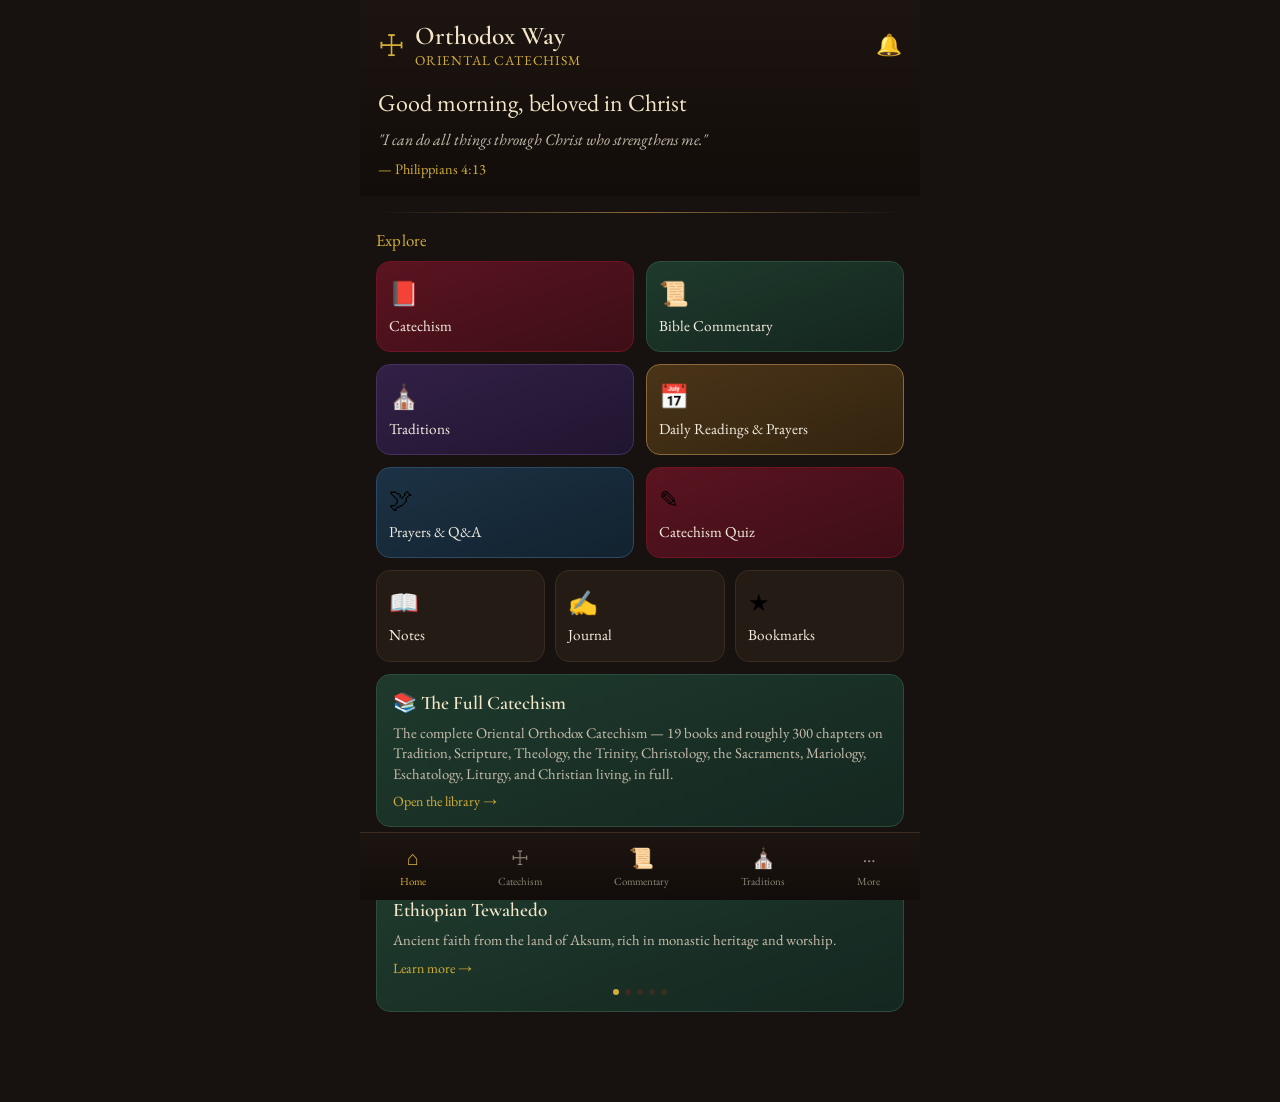
<file: catechism-app/index.html>
<!DOCTYPE html>
<html lang="en">
<head>
<meta charset="UTF-8"/>
<meta name="viewport" content="width=device-width, initial-scale=1, viewport-fit=cover"/>
<title>Orthodox Way — Oriental Catechism</title>
<meta name="description" content="A catechism, patristic Bible commentary, and prayer companion for the Oriental Orthodox tradition."/>
<meta name="theme-color" content="#4a0e18"/>
<link rel="manifest" href="manifest.json"/>
<link rel="icon" href="icons/icon-192.png"/>
<link rel="apple-touch-icon" href="icons/icon-192.png"/>
<link rel="stylesheet" href="css/styles.css"/>
</head>
<body>
<div id="app"><div style="padding:40px;text-align:center;color:#8f8577;">Loading…</div></div>
<script src="js/data.js"></script>
<script src="js/app.js"></script>
<script>
if ('serviceWorker' in navigator) {
  window.addEventListener('load', () => navigator.serviceWorker.register('sw.js').catch(() => {}));
}
</script>
</body>
</html>
</file>
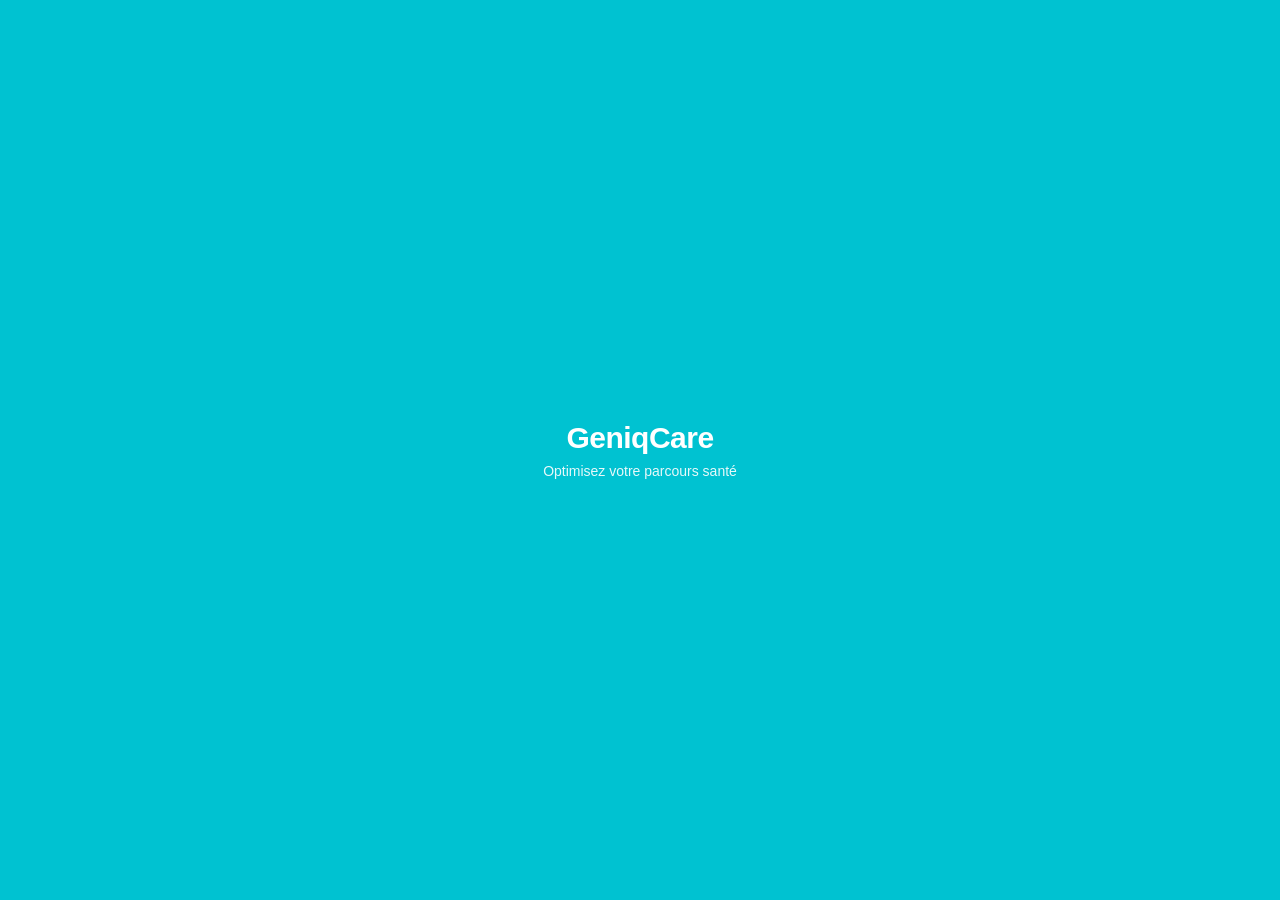
<file: geniqcare-app/index.html>
<!doctype html>
<html lang="fr">
<head>
<meta charset="utf-8" />
<meta name="viewport" content="width=device-width, initial-scale=1, viewport-fit=cover" />
<meta name="theme-color" content="#00C2D1" />
<title>GeniqCare</title>
<link rel="manifest" href="manifest.json" />
<link rel="icon" href="icons/icon-192.png" />
<link rel="apple-touch-icon" href="icons/icon-192.png" />
<link rel="stylesheet" href="css/styles.css" />
</head>
<body>
<div id="app"></div>
<script src="js/i18n.js"></script>
<script src="js/store.js"></script>
<script src="js/data.js"></script>
<script src="js/app.js"></script>
</body>
</html>
</file>
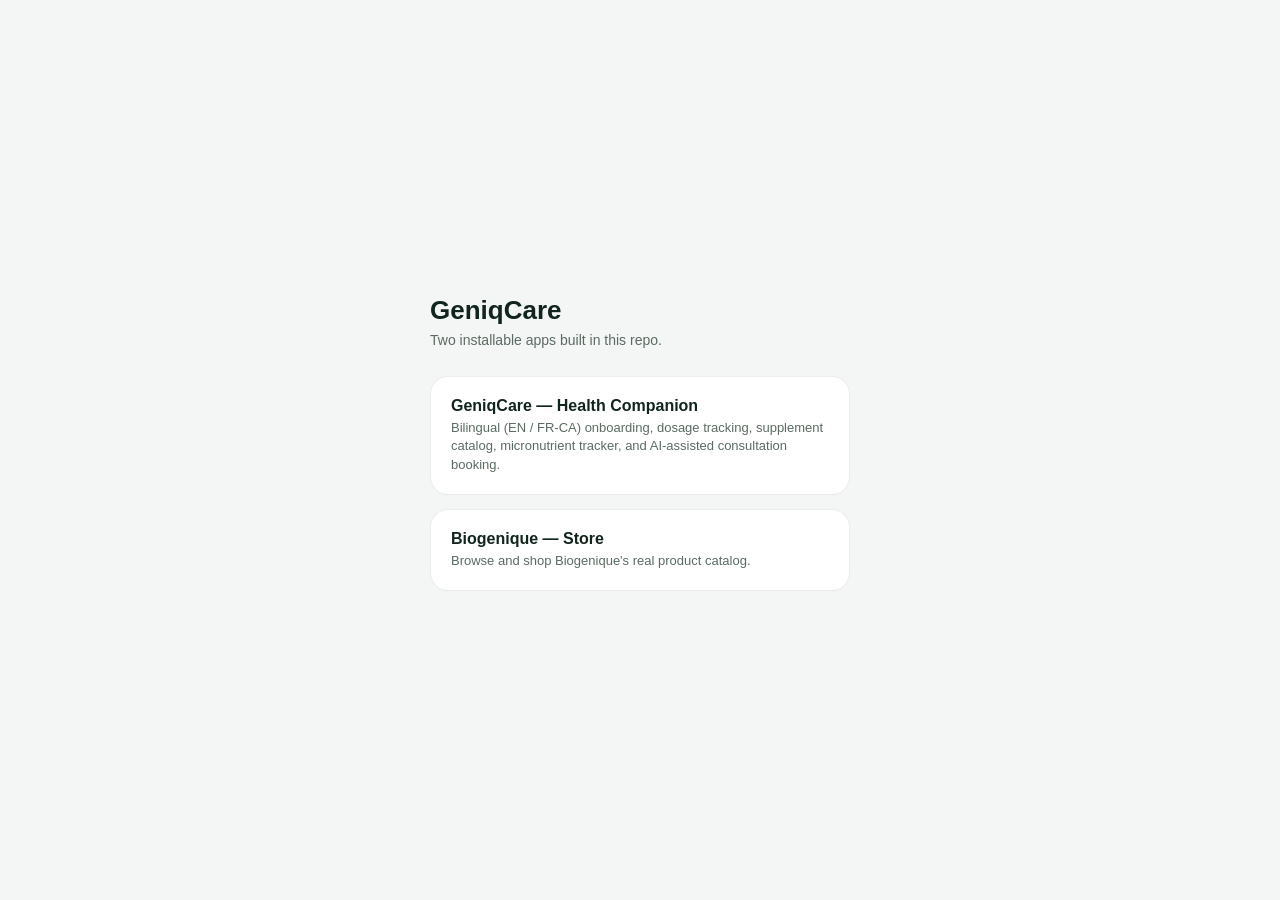
<file: landing/index.html>
<!doctype html>
<html lang="en">
<head>
<meta charset="utf-8" />
<meta name="viewport" content="width=device-width, initial-scale=1" />
<title>GeniqCare</title>
<style>
  :root { --bg:#0f1115; --card:#171a20; --ink:#f2f2f3; --sub:#9aa0a8; --accent:#00c2d1; }
  @media (prefers-color-scheme: light) {
    :root { --bg:#f4f6f6; --card:#ffffff; --ink:#12251d; --sub:#5b6b62; --accent:#00c2d1; }
  }
  * { box-sizing: border-box; }
  body { margin:0; min-height:100vh; background:var(--bg); color:var(--ink); font-family:-apple-system,BlinkMacSystemFont,"Segoe UI",Roboto,sans-serif; display:flex; align-items:center; justify-content:center; padding:24px; }
  .wrap { max-width: 420px; width:100%; }
  h1 { font-size:26px; margin:0 0 6px; }
  p.sub { color:var(--sub); margin:0 0 28px; font-size:14px; }
  a.card { display:block; background:var(--card); border-radius:18px; padding:20px; margin-bottom:14px; text-decoration:none; color:inherit; border:1px solid rgba(128,128,128,.15); }
  a.card:hover { border-color: var(--accent); }
  .card-title { font-weight:700; font-size:16px; margin-bottom:4px; }
  .card-desc { font-size:13px; color:var(--sub); line-height:1.4; }
</style>
</head>
<body>
  <div class="wrap">
    <h1>GeniqCare</h1>
    <p class="sub">Two installable apps built in this repo.</p>
    <a class="card" href="./geniqcare-app/">
      <div class="card-title">GeniqCare — Health Companion</div>
      <div class="card-desc">Bilingual (EN / FR-CA) onboarding, dosage tracking, supplement catalog, micronutrient tracker, and AI-assisted consultation booking.</div>
    </a>
    <a class="card" href="./webapp/">
      <div class="card-title">Biogenique — Store</div>
      <div class="card-desc">Browse and shop Biogenique's real product catalog.</div>
    </a>
  </div>
</body>
</html>
</file>
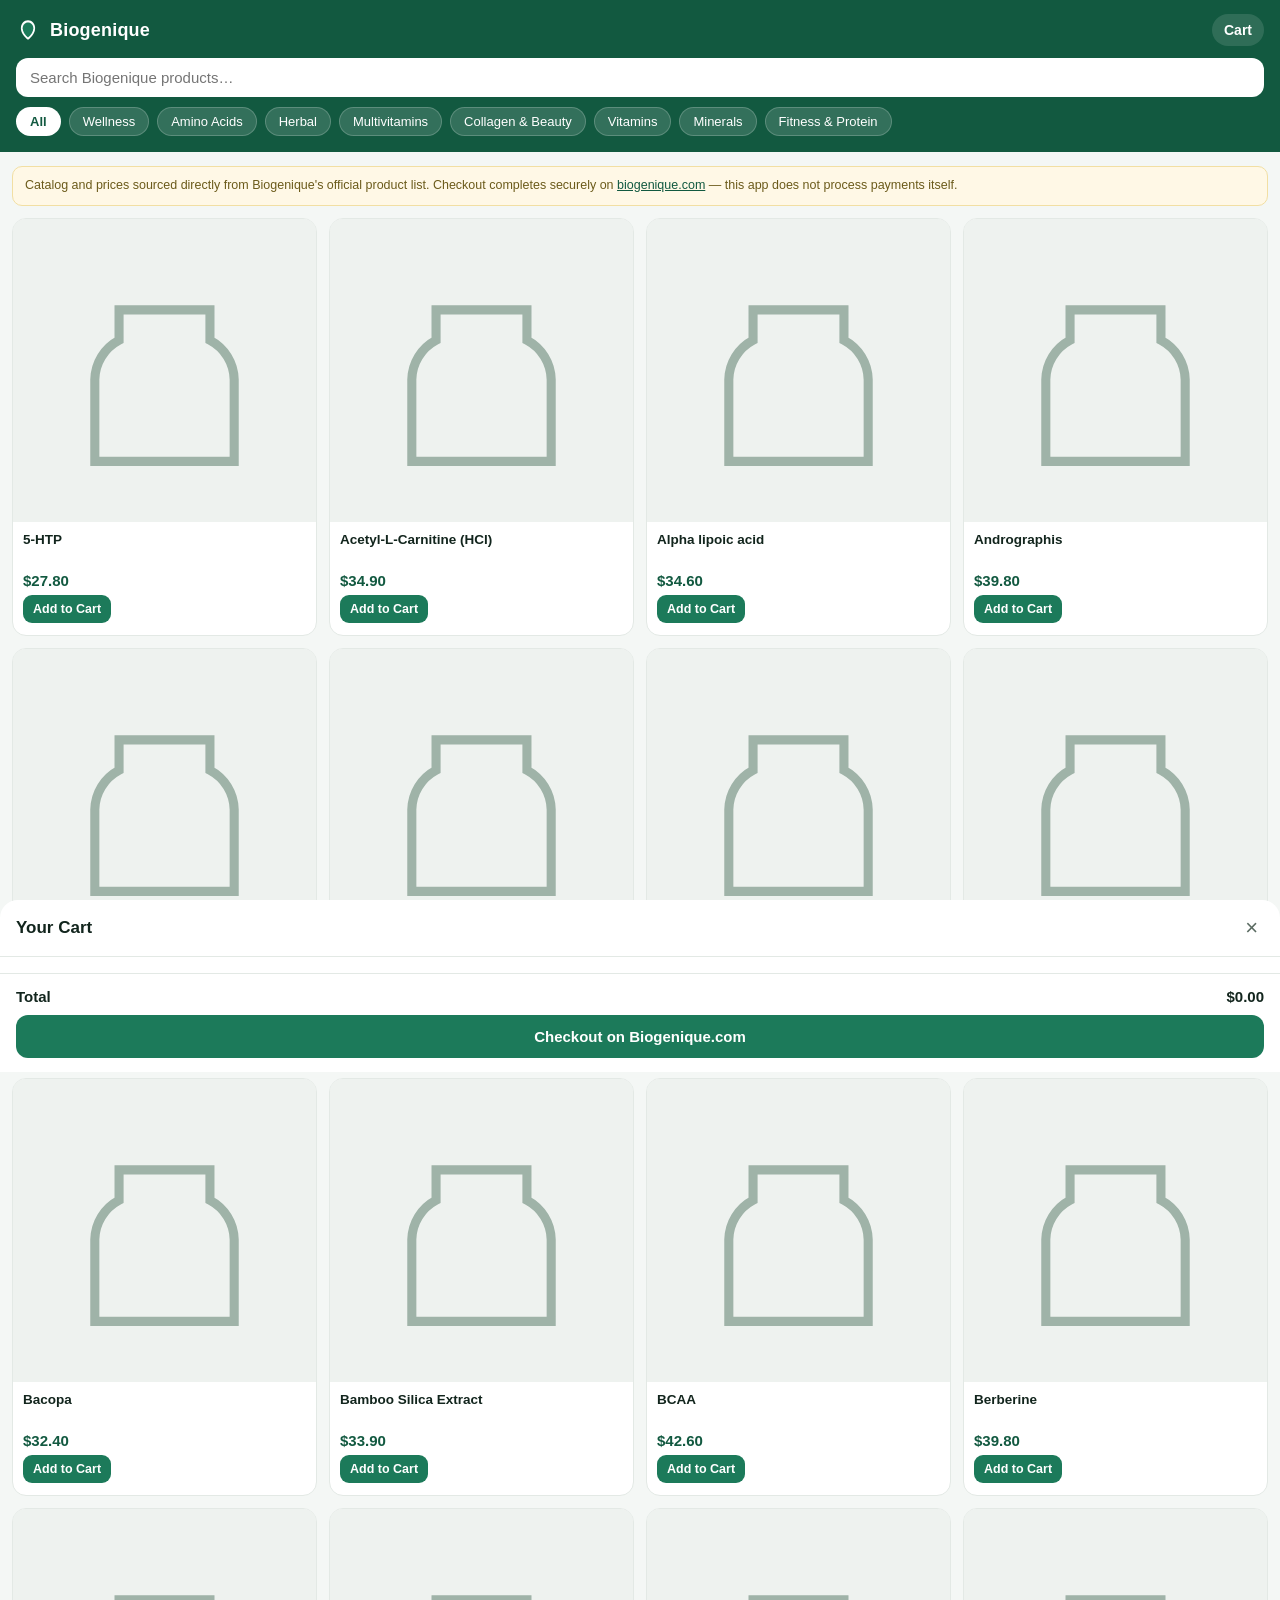
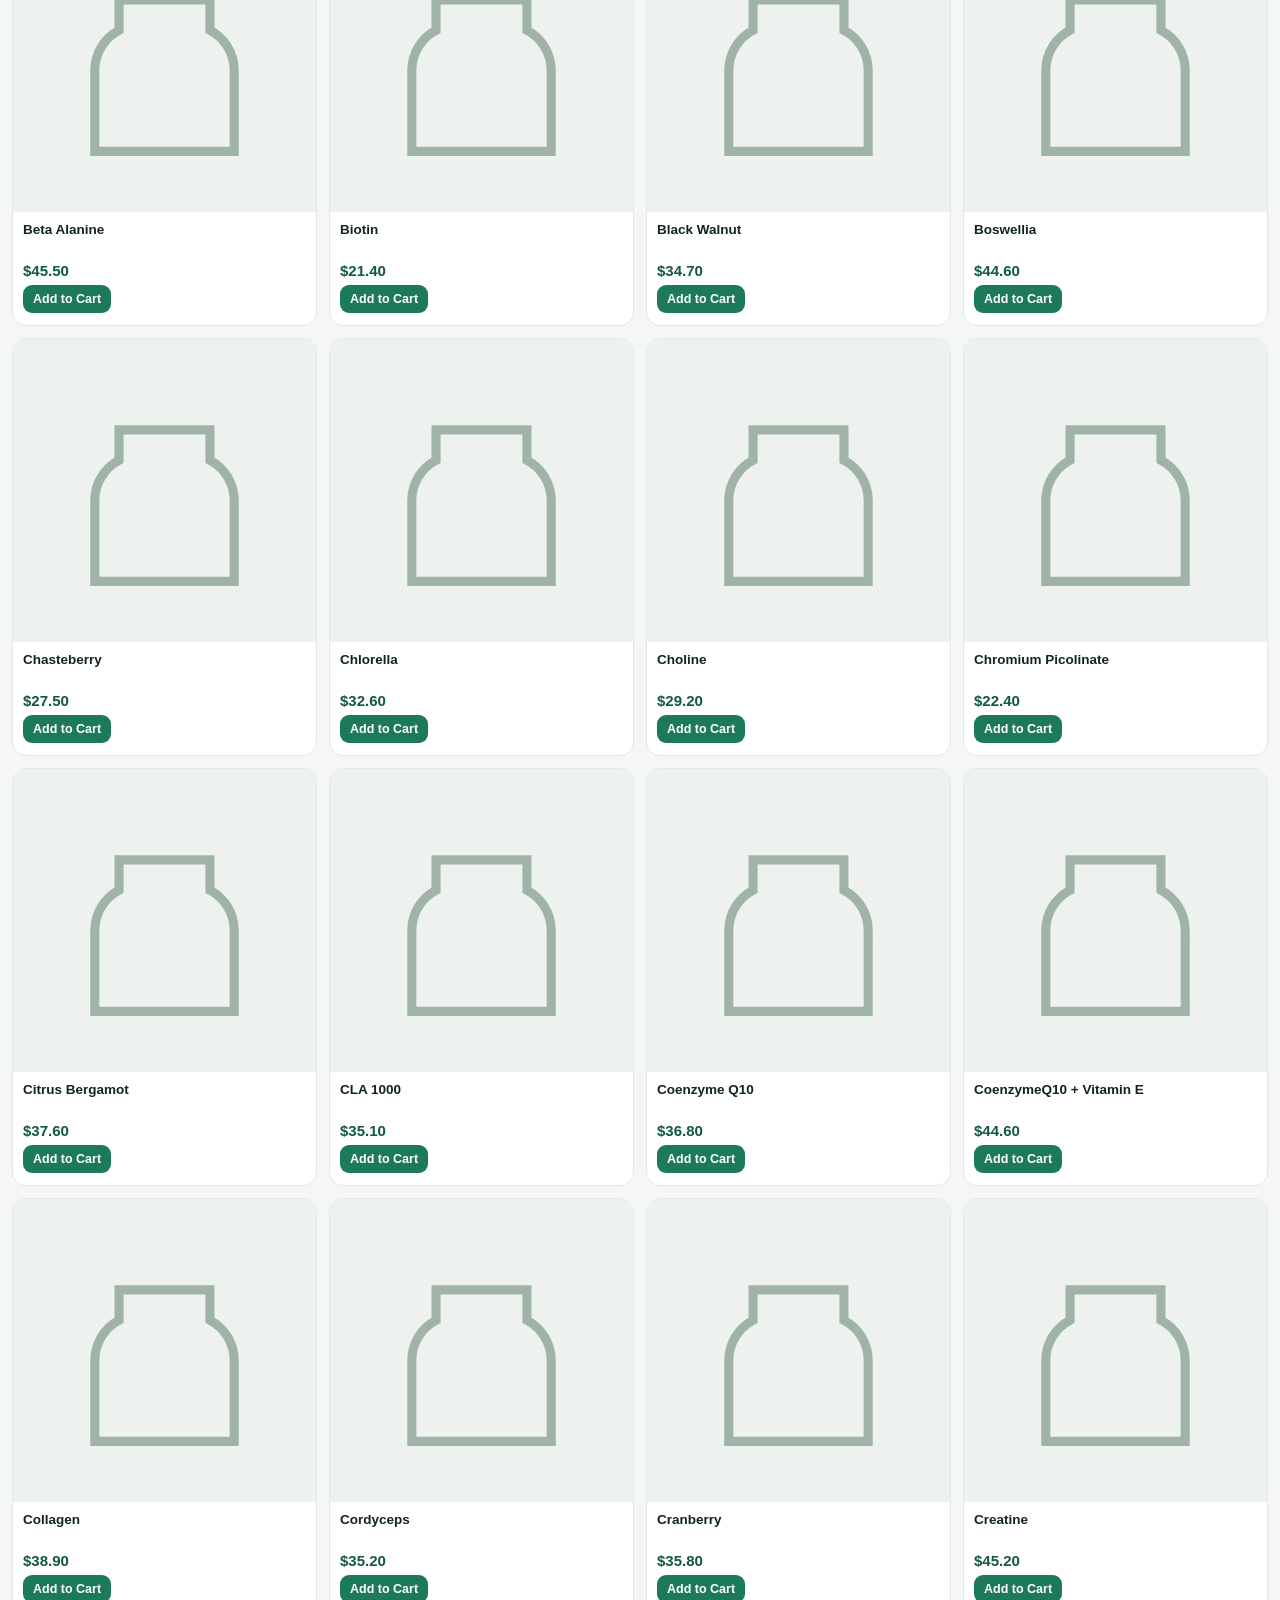
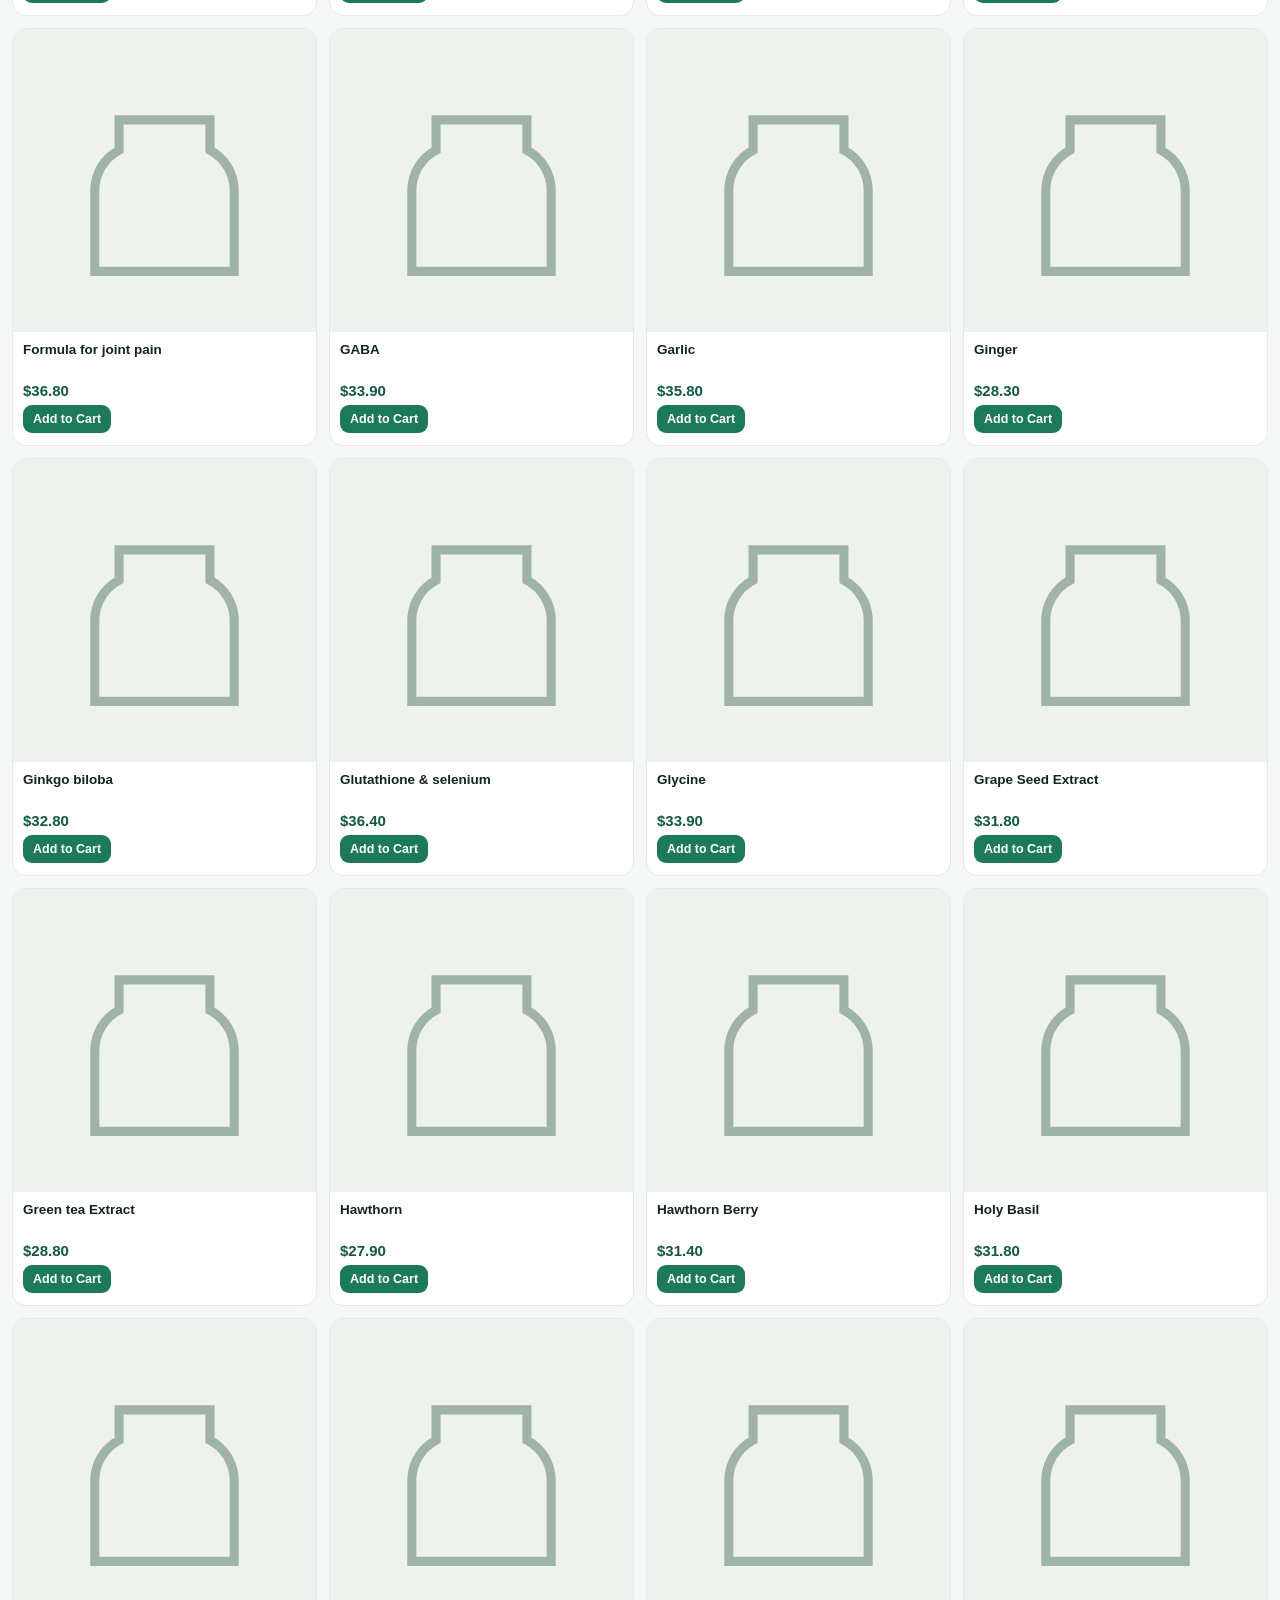
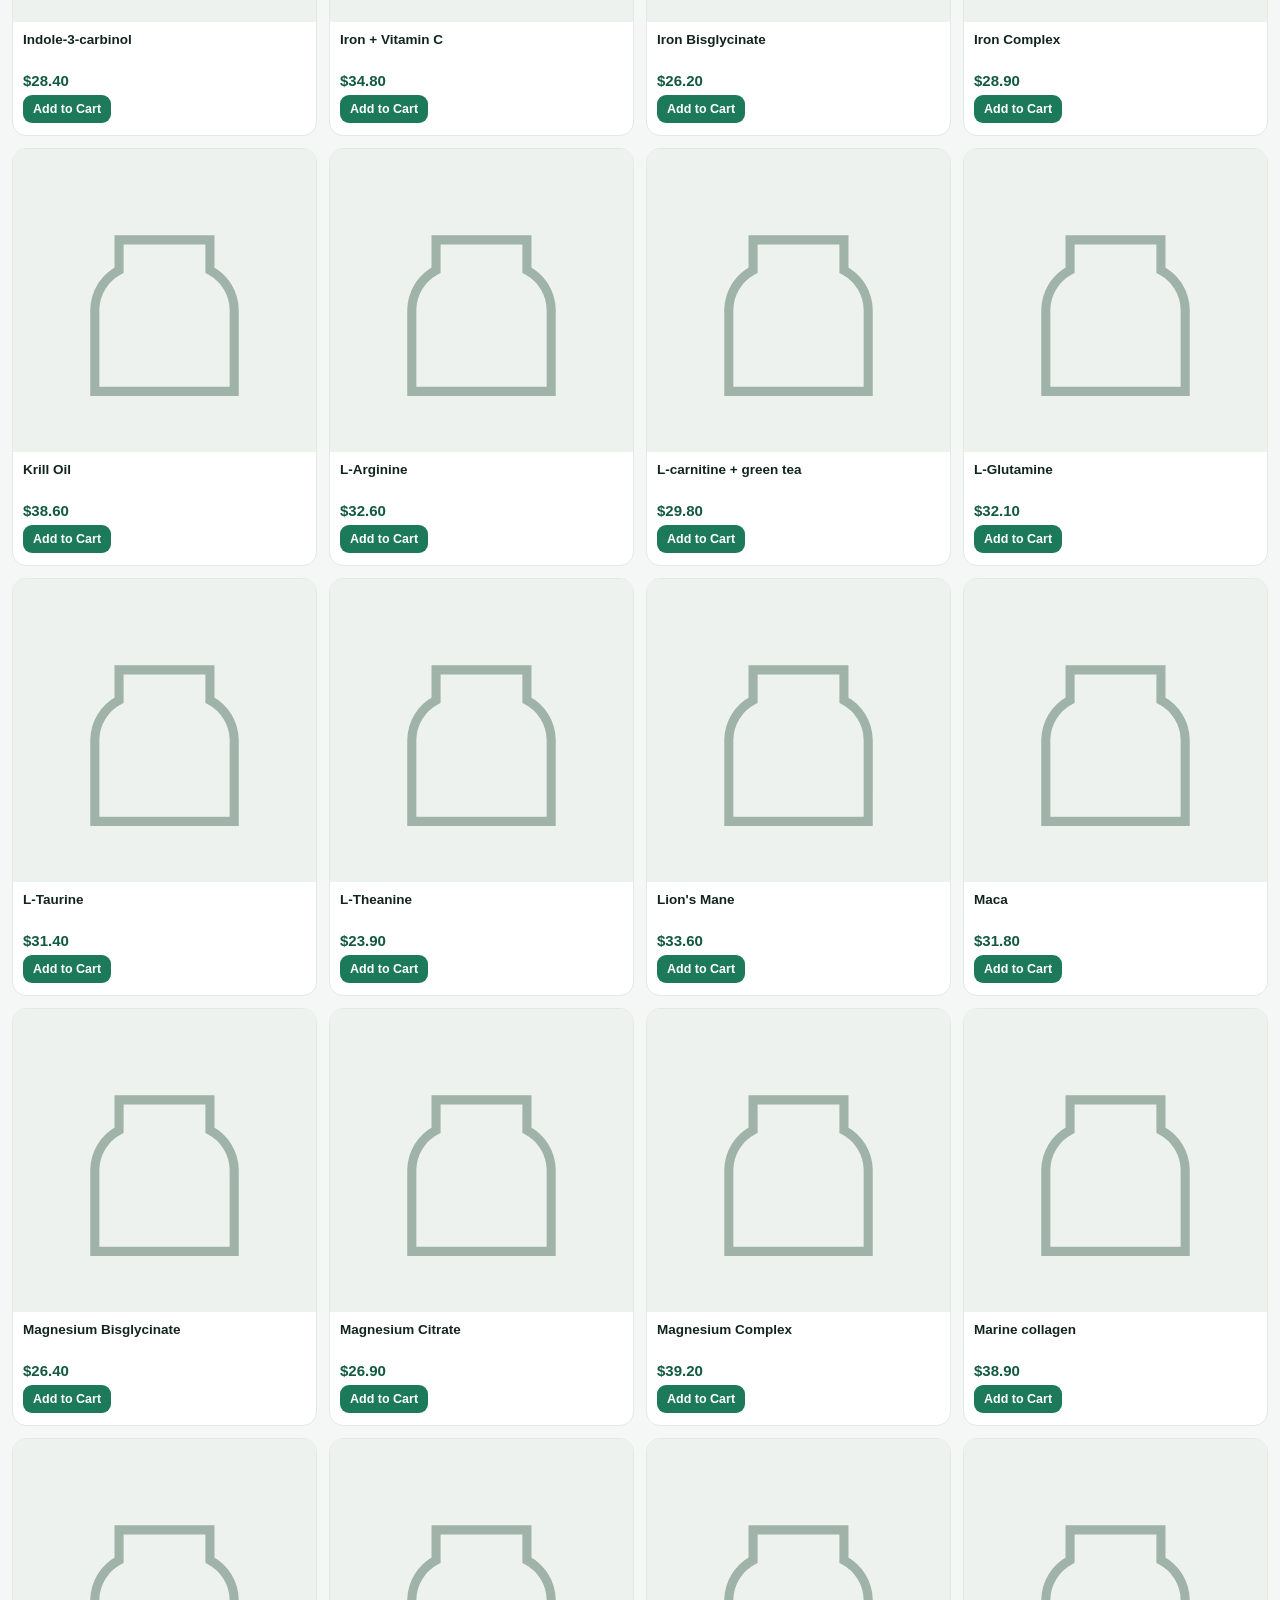
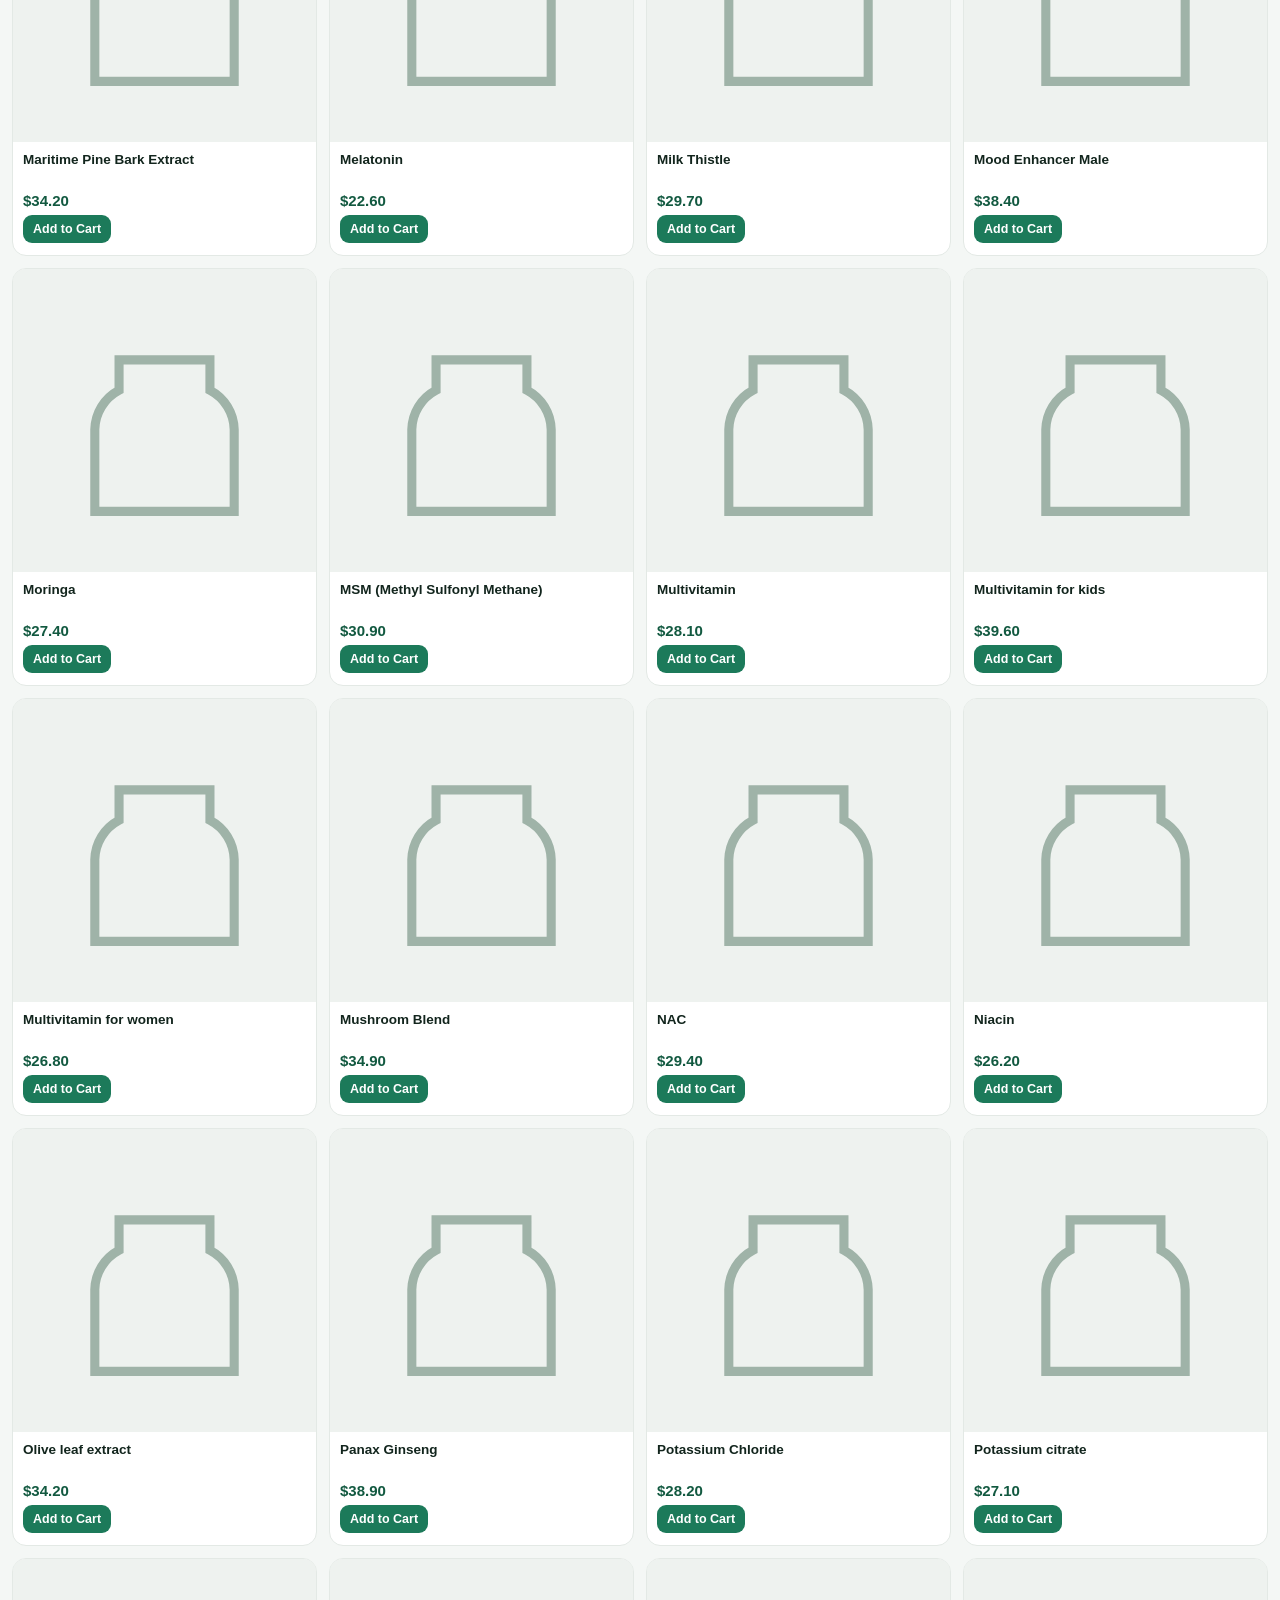
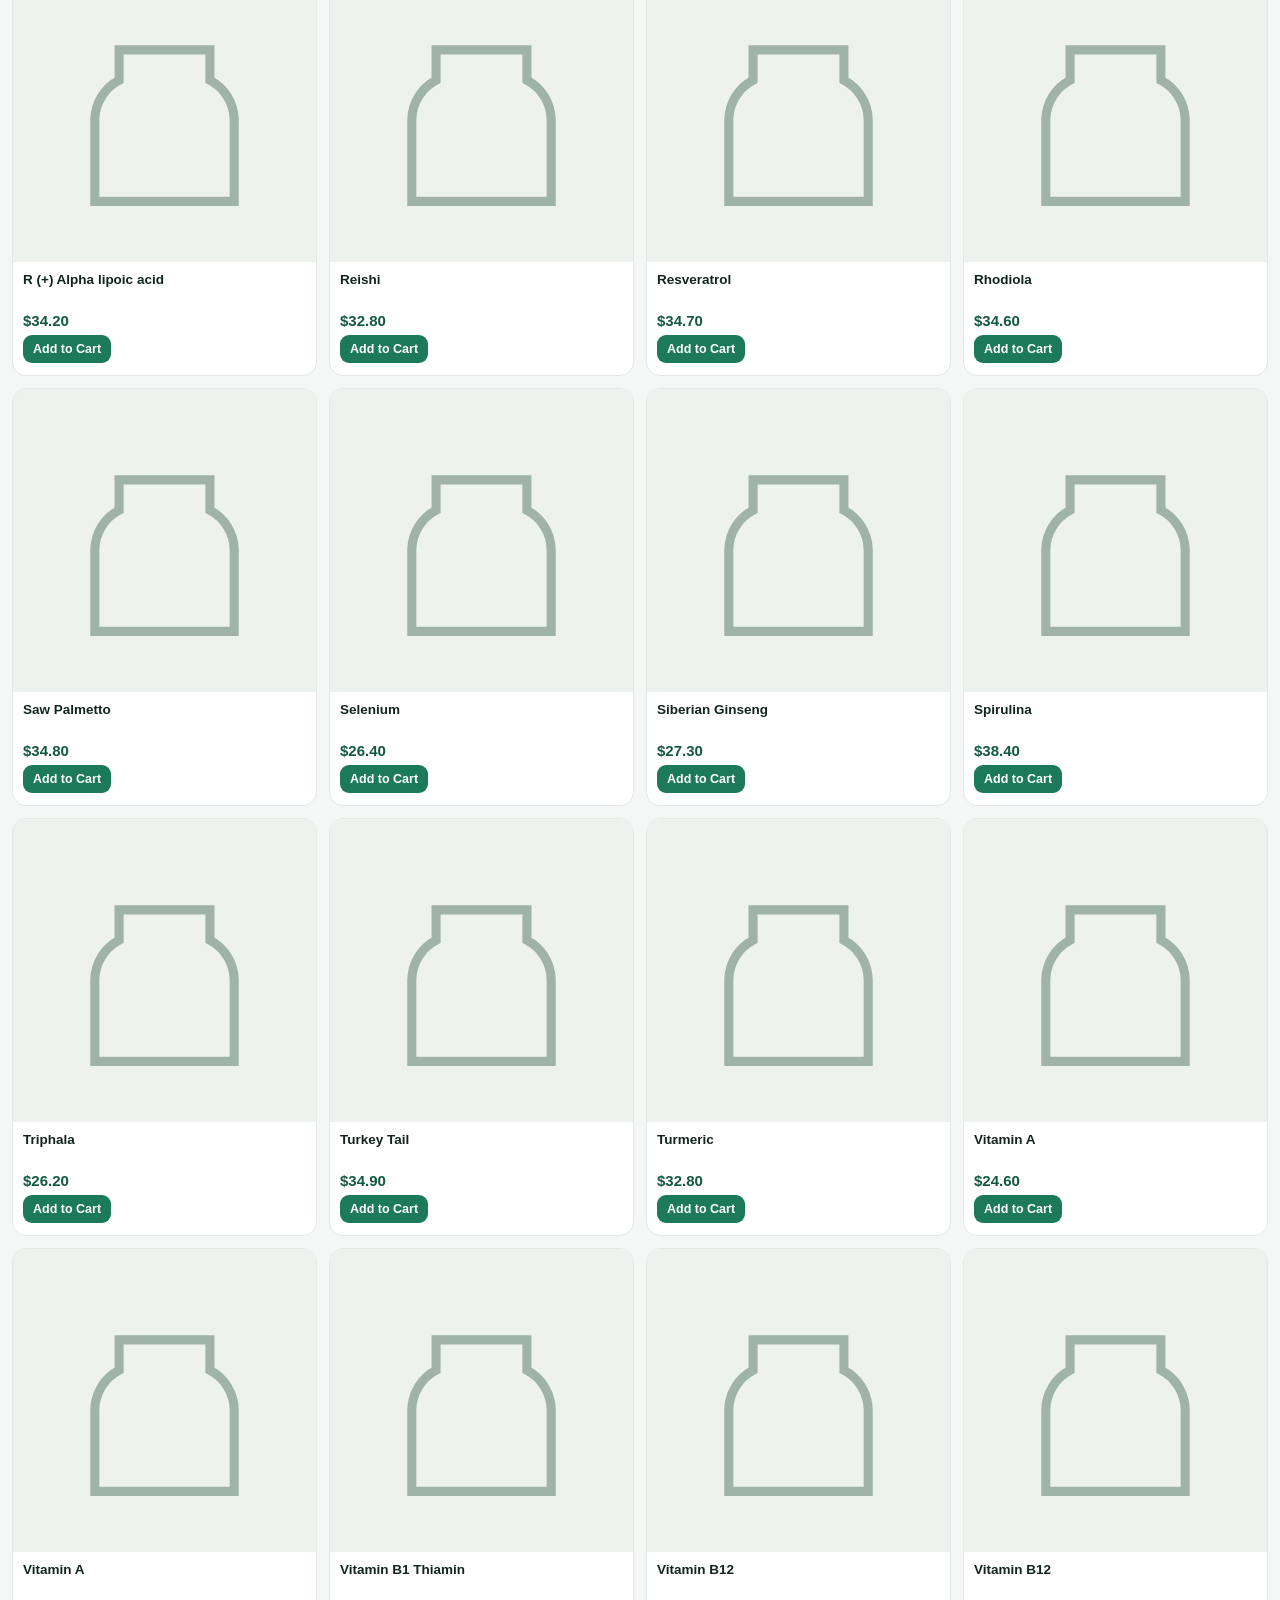
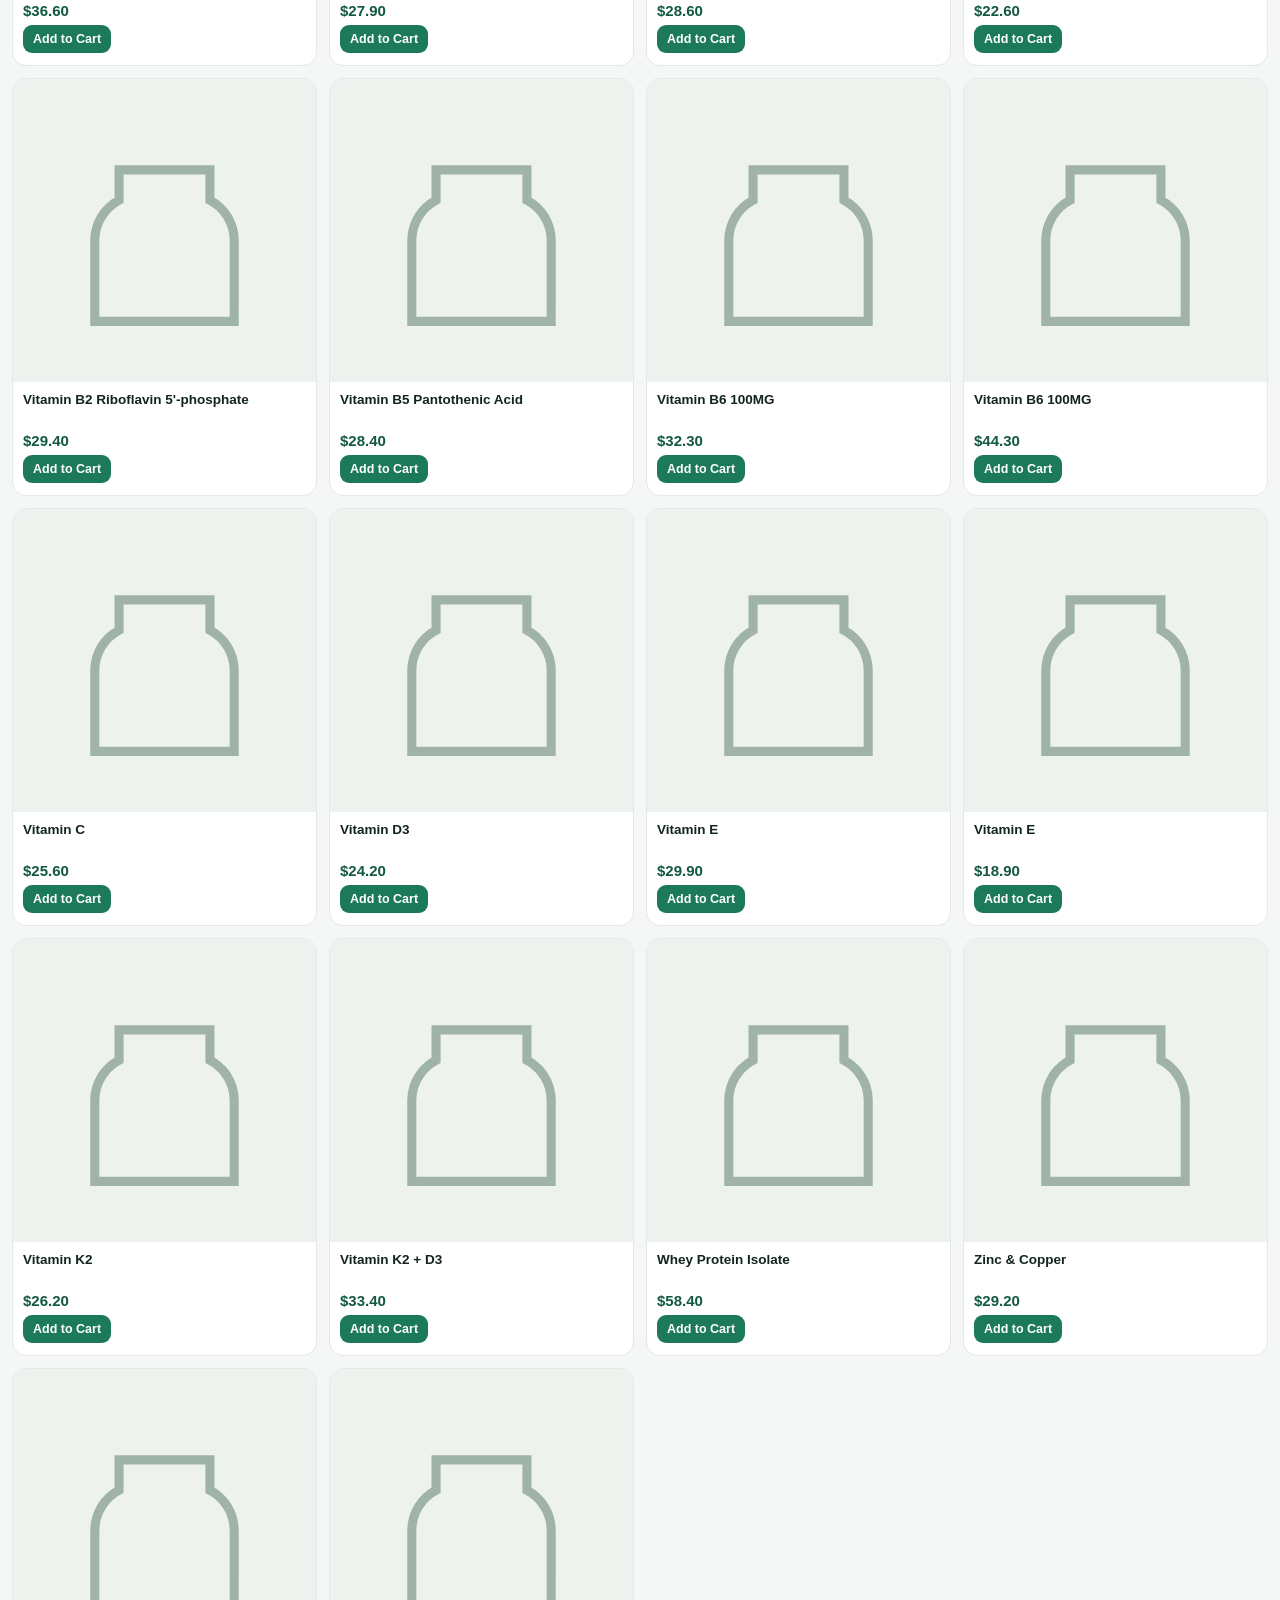
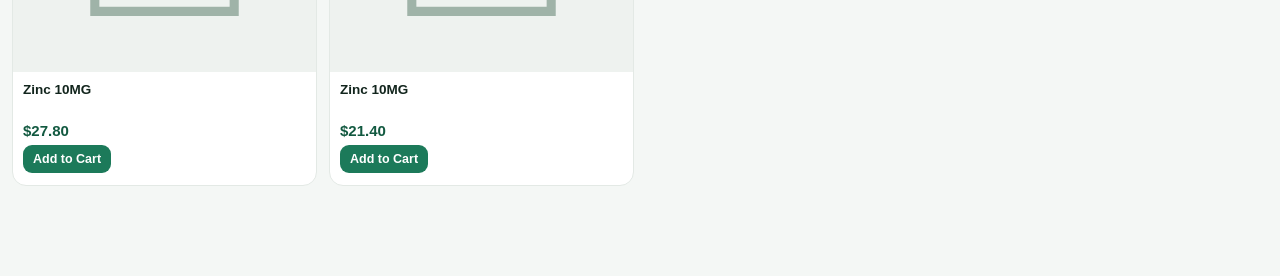
<file: webapp/index.html>
<!doctype html>
<html lang="en">
<head>
<meta charset="utf-8" />
<meta name="viewport" content="width=device-width, initial-scale=1, viewport-fit=cover" />
<meta name="theme-color" content="#125940" />
<title>Biogenique</title>
<link rel="manifest" href="manifest.json" />
<link rel="icon" href="icons/icon-192.png" />
<link rel="apple-touch-icon" href="icons/icon-192.png" />
<style>
  :root{
    --bg:#f4f7f5; --card:#ffffff; --ink:#12251d; --sub:#5b6b62;
    --brand:#1c7a5a; --brand-dark:#125940; --line:#e3e9e5;
  }
  *{box-sizing:border-box}
  body{margin:0;font-family:-apple-system,BlinkMacSystemFont,"Segoe UI",Roboto,sans-serif;background:var(--bg);color:var(--ink)}
  header{position:sticky;top:0;z-index:10;background:var(--brand-dark);color:#fff;padding:14px 16px calc(14px + env(safe-area-inset-top,0px));padding-top:calc(14px + env(safe-area-inset-top,0px))}
  .h-row{display:flex;align-items:center;justify-content:space-between;gap:12px}
  .brand{display:flex;align-items:center;gap:10px;font-weight:700;font-size:18px;letter-spacing:.2px}
  .brand svg{flex:0 0 auto}
  .cart-btn{position:relative;background:rgba(255,255,255,.12);border:none;color:#fff;padding:8px 12px;border-radius:20px;font-size:14px;font-weight:600}
  .badge{position:absolute;top:-6px;right:-6px;background:#e0663e;color:#fff;font-size:11px;min-width:18px;height:18px;border-radius:9px;display:flex;align-items:center;justify-content:center;padding:0 4px}
  .search{margin-top:12px}
  .search input{width:100%;padding:11px 14px;border-radius:12px;border:none;font-size:15px;background:#fff;color:#12251d}
  .chips{display:flex;gap:8px;overflow-x:auto;margin-top:10px;padding-bottom:2px;scrollbar-width:none}
  .chips::-webkit-scrollbar{display:none}
  .chip{flex:0 0 auto;padding:6px 13px;border-radius:16px;background:rgba(255,255,255,.14);color:#fff;font-size:13px;white-space:nowrap;border:1px solid rgba(255,255,255,.2)}
  .chip.active{background:#fff;color:var(--brand-dark);font-weight:700}
  main{padding:14px 12px 90px}
  .notice{background:#fff8e6;border:1px solid #f2dfa3;color:#6b5a1a;font-size:12.5px;padding:10px 12px;border-radius:10px;margin-bottom:12px;line-height:1.4}
  .notice a{color:var(--brand-dark)}
  .grid{display:grid;grid-template-columns:repeat(2,1fr);gap:12px}
  @media(min-width:640px){.grid{grid-template-columns:repeat(3,1fr)}}
  @media(min-width:920px){.grid{grid-template-columns:repeat(4,1fr)}}
  .card{background:var(--card);border-radius:14px;overflow:hidden;border:1px solid var(--line);display:flex;flex-direction:column}
  .card .imgwrap{aspect-ratio:1/1;background:#eef2ef;display:flex;align-items:center;justify-content:center;overflow:hidden}
  .card img{width:100%;height:100%;object-fit:cover}
  .card .ph{width:60%;height:60%;opacity:.35}
  .card .body{padding:10px 10px 12px;display:flex;flex-direction:column;gap:6px;flex:1}
  .card .name{font-size:13.5px;font-weight:600;line-height:1.25;min-height:34px}
  .card .price{font-size:15px;font-weight:800;color:var(--brand-dark)}
  .card .row{display:flex;align-items:center;justify-content:space-between;margin-top:auto;gap:6px}
  .addbtn{background:var(--brand);color:#fff;border:none;border-radius:9px;padding:7px 10px;font-size:12.5px;font-weight:700}
  .qty{display:flex;align-items:center;gap:8px}
  .qty button{width:26px;height:26px;border-radius:7px;border:1px solid var(--line);background:#fff;font-size:15px;line-height:1}
  .empty{text-align:center;color:var(--sub);padding:40px 10px}
  .sheet-bg{position:fixed;inset:0;background:rgba(0,0,0,.4);display:none;z-index:20}
  .sheet-bg.open{display:block}
  .sheet{position:fixed;left:0;right:0;bottom:0;background:#fff;border-radius:18px 18px 0 0;max-height:80vh;display:flex;flex-direction:column;transform:translateY(100%);transition:transform .25s ease;z-index:21}
  .sheet.open{transform:translateY(0)}
  .sheet-head{padding:14px 16px;border-bottom:1px solid var(--line);display:flex;justify-content:space-between;align-items:center}
  .sheet-head h2{margin:0;font-size:17px}
  .sheet-head button{background:none;border:none;font-size:22px;color:var(--sub)}
  .sheet-items{overflow-y:auto;padding:8px 16px}
  .cart-row{display:flex;gap:10px;align-items:center;padding:10px 0;border-bottom:1px solid var(--line)}
  .cart-row .thumb{width:48px;height:48px;border-radius:8px;background:#eef2ef;overflow:hidden;flex:0 0 auto}
  .cart-row .thumb img{width:100%;height:100%;object-fit:cover}
  .cart-row .info{flex:1;min-width:0}
  .cart-row .info .n{font-size:13.5px;font-weight:600}
  .cart-row .info .p{font-size:12.5px;color:var(--sub)}
  .sheet-foot{padding:14px 16px calc(14px + env(safe-area-inset-bottom,0px));border-top:1px solid var(--line)}
  .total-row{display:flex;justify-content:space-between;font-weight:700;margin-bottom:10px;font-size:15px}
  .checkout-btn{width:100%;background:var(--brand);color:#fff;border:none;padding:13px;border-radius:12px;font-size:15px;font-weight:700}
  .install-banner{position:fixed;left:12px;right:12px;bottom:12px;background:var(--brand-dark);color:#fff;padding:12px 14px;border-radius:14px;display:none;align-items:center;justify-content:space-between;gap:10px;z-index:15;box-shadow:0 6px 20px rgba(0,0,0,.25)}
  .install-banner.show{display:flex}
  .install-banner button{background:#fff;color:var(--brand-dark);border:none;border-radius:9px;padding:8px 12px;font-weight:700;font-size:13px}
  .install-banner .txt{font-size:12.5px;line-height:1.3}
  .install-banner .close{background:transparent;color:#cfe3da;font-size:16px;padding:4px}
</style>
</head>
<body>

<header>
  <div class="h-row">
    <div class="brand">
      <svg width="24" height="24" viewBox="0 0 108 108"><path fill="#fff" d="M54,10 C72,10 86,26 86,45 C86,66 72,85 54,98 C36,85 22,66 22,45 C22,26 36,10 54,10 Z"/><path fill="#1c7a5a" d="M54,20 C68,20 78,32 78,46 C78,62 68,77 54,88 C40,77 30,62 30,46 C30,32 40,20 54,20 Z"/></svg>
      Biogenique
    </div>
    <button class="cart-btn" id="cartBtn">Cart<span class="badge" id="cartBadge" style="display:none">0</span></button>
  </div>
  <div class="search">
    <input id="searchInput" placeholder="Search Biogenique products…" />
  </div>
  <div class="chips" id="chipRow"></div>
</header>

<main>
  <div class="notice">
    Catalog and prices sourced directly from Biogenique's official product list. Checkout completes securely on <a href="https://www.biogenique.com" target="_blank" rel="noopener">biogenique.com</a> — this app does not process payments itself.
  </div>
  <div class="grid" id="grid"></div>
  <div class="empty" id="emptyState" style="display:none">No products match your search.</div>
</main>

<div class="sheet-bg" id="sheetBg"></div>
<div class="sheet" id="cartSheet">
  <div class="sheet-head">
    <h2>Your Cart</h2>
    <button id="closeSheet">&times;</button>
  </div>
  <div class="sheet-items" id="cartItems"></div>
  <div class="sheet-foot">
    <div class="total-row"><span>Total</span><span id="cartTotal">$0.00</span></div>
    <button class="checkout-btn" id="checkoutBtn">Checkout on Biogenique.com</button>
  </div>
</div>

<div class="install-banner" id="installBanner">
  <div class="txt">Install Biogenique as an app on your phone for quick access.</div>
  <div style="display:flex;gap:8px;align-items:center">
    <button id="installBtn">Install</button>
    <button class="close" id="installClose">&times;</button>
  </div>
</div>

<script src="app.js"></script>
</body>
</html>
</file>
<file: catechism-app/css/styles.css>
@import url('https://fonts.googleapis.com/css2?family=Cormorant+Garamond:ital,wght@0,400;0,500;0,600;0,700;1,500&family=EB+Garamond:ital,wght@0,400;0,500;0,600;1,400&display=swap');

:root {
  --bg: #17120f;
  --bg-elev: #1f1712;
  --bg-card: #241b15;
  --burgundy: #6e1423;
  --burgundy-dark: #4a0e18;
  --gold: #d4af37;
  --gold-soft: #e8caa4;
  --bronze: #8a6a3a;
  --parchment: #f3e6c8;
  --parchment-dark: #e6d4a8;
  --ink: #f5efe2;
  --ink-dim: #c9bfae;
  --ink-faint: #8f8577;
  --line: #3a2c20;
  --deacon: #7fa88a;
  --priest: #c9924f;
  --congregation: #8fb3c9;
  --shadow: rgba(0,0,0,0.45);
  --radius: 14px;
  font-size: 16px;
}

* { box-sizing: border-box; }

html, body {
  margin: 0;
  padding: 0;
  background: var(--bg);
  color: var(--ink);
  font-family: 'EB Garamond', Georgia, 'Times New Roman', serif;
  -webkit-font-smoothing: antialiased;
}

body {
  min-height: 100vh;
  display: flex;
  justify-content: center;
}

#app {
  width: 100%;
  max-width: 560px;
  min-height: 100vh;
  background: var(--bg);
  display: flex;
  flex-direction: column;
  position: relative;
}

h1, h2, h3, h4 { font-family: 'Cormorant Garamond', Georgia, serif; margin: 0; font-weight: 600; }

a { color: inherit; text-decoration: none; }
button { font-family: inherit; cursor: pointer; }

/* Header */
.topbar {
  background: linear-gradient(180deg, var(--burgundy) 0%, var(--burgundy-dark) 100%);
  padding: 14px 16px;
  display: flex;
  align-items: center;
  gap: 10px;
  position: sticky;
  top: 0;
  z-index: 20;
  box-shadow: 0 2px 10px var(--shadow);
}
.topbar .back-btn {
  background: none; border: none; color: var(--gold); font-size: 1.4rem; padding: 2px 6px;
}
.topbar h1 {
  color: var(--parchment);
  font-size: 1.35rem;
  flex: 1;
  display: flex;
  align-items: center;
  gap: 8px;
}
.topbar .glyph { color: var(--gold); }
.topbar .icon-btn {
  background: none; border: none; color: var(--gold-soft); font-size: 1.2rem; padding: 4px 6px;
}
.home-header {
  background: linear-gradient(180deg, #1c1410 0%, #120d0a 100%);
  padding: 20px 18px 16px;
}
.home-header .brand { display: flex; align-items: center; gap: 10px; }
.home-header .brand .glyph { color: var(--gold); font-size: 1.9rem; }
.home-header .brand-text h1 { color: var(--parchment); font-size: 1.6rem; }
.home-header .brand-text .subtitle { color: var(--gold); font-size: 0.85rem; letter-spacing: 0.06em; text-transform: uppercase; }
.home-header .bell { margin-left: auto; color: var(--ink-dim); font-size: 1.3rem; }
.home-header .greeting { margin-top: 18px; font-size: 1.5rem; color: var(--parchment); }
.home-header .verse { margin-top: 10px; font-style: italic; color: var(--ink-dim); line-height: 1.5; }
.home-header .verse cite { display: block; margin-top: 6px; color: var(--gold); font-style: normal; font-size: 0.9rem; }
.rule {
  border: none; height: 1px;
  background: linear-gradient(90deg, transparent, var(--bronze), transparent);
  margin: 16px 0;
}

/* Main scroll area */
.view { flex: 1; overflow-y: auto; padding: 14px 16px 90px; }
.view.no-pad-top { padding-top: 0; }

/* Section labels */
.section-label { color: var(--gold); font-size: 1.05rem; margin: 6px 0 10px; letter-spacing: 0.01em; }

/* Explore grid (home) */
.grid-2 { display: grid; grid-template-columns: 1fr 1fr; gap: 12px; }
.grid-3 { display: grid; grid-template-columns: repeat(3, 1fr); gap: 10px; }
.tile {
  background: var(--bg-card);
  border: 1px solid var(--line);
  border-radius: var(--radius);
  padding: 16px 12px;
  display: flex; flex-direction: column; gap: 8px;
  min-height: 84px;
  transition: transform 0.15s ease, border-color 0.15s ease;
}
.tile:active { transform: scale(0.97); }
.tile .tile-icon { font-size: 1.5rem; }
.tile .tile-label { color: var(--ink); font-size: 0.95rem; line-height: 1.2; }
.tile.tile-red { background: linear-gradient(160deg, #5a1420, #3d0e17); border-color: #6e1423; }
.tile.tile-green { background: linear-gradient(160deg, #1f3a2d, #14261e); border-color: #2c4d3b; }
.tile.tile-purple { background: linear-gradient(160deg, #322046, #201530); border-color: #45305e; }
.tile.tile-bronze { background: linear-gradient(160deg, #4a3418, #33240f); border-color: var(--bronze); }
.tile.tile-blue { background: linear-gradient(160deg, #1c3244, #12222f); border-color: #2c4a63; }

/* Featured card */
.feature-card {
  background: linear-gradient(160deg, #1f3a2d, #142720);
  border: 1px solid #2c4d3b;
  border-radius: var(--radius);
  padding: 16px;
  margin-top: 10px;
}
.feature-card h3 { color: var(--parchment); font-size: 1.2rem; }
.feature-card p { color: var(--ink-dim); font-size: 0.92rem; margin: 8px 0; line-height: 1.4; }
.feature-card .learn-more { color: var(--gold); font-size: 0.88rem; }
.dots { display: flex; gap: 6px; margin-top: 12px; justify-content: center; }
.dots span { width: 6px; height: 6px; border-radius: 50%; background: var(--line); }
.dots span.active { background: var(--gold); }

/* Chip filter bar */
.chip-row { display: flex; gap: 8px; overflow-x: auto; padding: 4px 2px 12px; scrollbar-width: none; }
.chip-row::-webkit-scrollbar { display: none; }
.chip {
  flex: none;
  background: var(--bg-card);
  border: 1px solid var(--line);
  color: var(--ink-dim);
  padding: 7px 14px;
  border-radius: 999px;
  font-size: 0.88rem;
  white-space: nowrap;
}
.chip.active { background: var(--gold); border-color: var(--gold); color: #201408; font-weight: 600; }

/* List cards */
.list-card {
  background: var(--bg-card);
  border: 1px solid var(--line);
  border-radius: var(--radius);
  padding: 14px;
  margin-bottom: 12px;
  display: flex;
  gap: 12px;
  position: relative;
}
.list-card .avatar {
  flex: none;
  width: 46px; height: 46px; border-radius: 50%;
  background: radial-gradient(circle at 35% 30%, #caa24a, #6e4c1c);
  display: flex; align-items: center; justify-content: center;
  font-size: 1.3rem; color: #241a0a;
}
.list-card .content { flex: 1; min-width: 0; }
.list-card h3 { color: var(--parchment); font-size: 1.12rem; margin-bottom: 4px; }
.list-card p { color: var(--ink-dim); font-size: 0.9rem; line-height: 1.4; margin: 0 0 8px; }
.list-card .tag {
  display: inline-block;
  font-size: 0.72rem;
  padding: 3px 9px;
  border-radius: 999px;
  background: #2c4d3b; color: #bfe3cc;
}
.list-card .tag.tag-sacrament { background: #4a2530; color: #f0c6d0; }
.list-card .tag.tag-life { background: #4a3418; color: #f0d9a8; }
.list-card .tag.tag-church { background: #2a3a4d; color: #b9d6f0; }
.list-card .bookmark-btn {
  position: absolute; top: 12px; right: 12px;
  background: none; border: none; color: var(--ink-faint); font-size: 1.15rem;
}
.list-card .bookmark-btn.active { color: var(--gold); }

/* Detail view */
.detail-title { color: var(--parchment); font-size: 1.7rem; margin: 8px 0 10px; }
.detail-tags { display: flex; gap: 8px; margin-bottom: 14px; }
.badge { font-size: 0.78rem; padding: 4px 11px; border-radius: 999px; }
.badge.faith { background: #2c4d3b; color: #bfe3cc; }
.badge.tradition { background: #4a3418; color: #f0d9a8; }
.detail-body p { color: var(--ink-dim); line-height: 1.7; font-size: 1rem; margin-bottom: 14px; }
.info-box {
  background: var(--bg-card);
  border: 1px solid var(--line);
  border-radius: var(--radius);
  padding: 14px;
  margin: 16px 0;
}
.info-box h4 { color: var(--parchment); font-size: 1rem; margin-bottom: 8px; display:flex; align-items:center; gap:8px;}
.info-box .refs { color: var(--gold-soft); font-size: 0.9rem; line-height: 1.6; }
.related-topics { display: flex; flex-wrap: wrap; gap: 8px; margin-top: 8px; }
.related-topics .rt {
  background: var(--bg-card); border: 1px solid var(--line);
  padding: 7px 12px; border-radius: 10px; font-size: 0.85rem; color: var(--ink-dim);
}
.patristic-card {
  background: linear-gradient(160deg, #241a10, #1a1209);
  border-left: 3px solid var(--gold);
  border-radius: 8px;
  padding: 12px 14px;
  margin-bottom: 12px;
}
.patristic-card .father { color: var(--gold); font-size: 0.95rem; font-weight: 600; margin-bottom: 4px; }
.patristic-card .quote { color: var(--ink-dim); font-style: italic; line-height: 1.6; font-size: 0.95rem; }
.patristic-card .source { color: var(--ink-faint); font-size: 0.8rem; margin-top: 6px; }

/* Commentary: verse card */
.verse-card {
  background: linear-gradient(160deg, var(--parchment) 0%, var(--parchment-dark) 100%);
  border-radius: var(--radius);
  padding: 16px;
  margin-bottom: 16px;
  box-shadow: 0 4px 14px var(--shadow);
}
.verse-card .verse-ref { color: var(--burgundy); font-size: 1.1rem; margin-bottom: 6px; }
.verse-card .verse-text { color: #3a2c14; font-style: italic; line-height: 1.55; font-size: 1.02rem; }
.commentary-nav {
  display: flex; align-items: center; justify-content: center; gap: 14px;
  background: var(--bg-card); border: 1px solid var(--line);
  border-radius: 999px; padding: 8px 14px; margin-bottom: 16px; color: var(--gold-soft);
}
.commentary-nav button { background: none; border: none; color: var(--gold); font-size: 1.1rem; }
.commentary-nav .ref-label { font-size: 0.95rem; }
.commentary-entry { display: flex; gap: 12px; margin-bottom: 18px; }
.commentary-entry .avatar {
  flex: none; width: 44px; height: 44px; border-radius: 50%;
  background: radial-gradient(circle at 35% 30%, #caa24a, #6e4c1c);
  display: flex; align-items: center; justify-content: center; color: #241a0a; font-size: 1.2rem;
}
.commentary-entry .content { flex: 1; }
.commentary-entry .father { color: var(--parchment); font-size: 1.02rem; }
.commentary-entry .father-tags { display: flex; gap: 6px; margin: 4px 0 8px; }
.commentary-entry .text { color: var(--ink-dim); line-height: 1.65; font-size: 0.96rem; }
.commentary-entry .source { color: var(--ink-faint); font-size: 0.82rem; font-style: italic; margin-top: 8px; }

/* Book chips row (commentary index) */
.book-group { margin-bottom: 22px; }
.book-group h3 { color: var(--gold); font-size: 1.1rem; margin-bottom: 10px; }

/* Prayers */
.prayer-controls { display: flex; align-items: center; gap: 10px; margin-bottom: 16px; }
.prayer-controls .font-btn {
  background: var(--bg-card); border: 1px solid var(--line); color: var(--gold);
  border-radius: 8px; padding: 6px 12px; font-size: 1rem;
}
.prayer-line { margin-bottom: 14px; padding-left: 12px; border-left: 3px solid transparent; }
.prayer-line.role-priest { border-color: var(--priest); }
.prayer-line.role-deacon { border-color: var(--deacon); }
.prayer-line.role-congregation { border-color: var(--congregation); }
.prayer-line.role-rubric { border-color: var(--bronze); }
.prayer-line .role-label { font-size: 0.75rem; text-transform: uppercase; letter-spacing: 0.06em; margin-bottom: 4px; display:flex; align-items:center; gap:6px;}
.prayer-line.role-priest .role-label { color: var(--priest); }
.prayer-line.role-deacon .role-label { color: var(--deacon); }
.prayer-line.role-congregation .role-label { color: var(--congregation); }
.prayer-line.role-rubric .role-label { color: var(--bronze); font-style: italic; }
.prayer-line .line-text { color: var(--ink); line-height: 1.65; }
.prayer-line.role-rubric .line-text { color: var(--ink-faint); font-style: italic; }

/* Kyrie counter */
.kyrie-card {
  background: linear-gradient(160deg, #241a10, #1a1209);
  border: 1px solid var(--bronze);
  border-radius: var(--radius);
  padding: 20px; text-align: center; margin-bottom: 18px;
}
.kyrie-card .kyrie-count { font-size: 2.6rem; color: var(--gold); font-family:'Cormorant Garamond',serif; }
.kyrie-card .kyrie-target { color: var(--ink-faint); font-size: 0.95rem; margin-bottom: 12px; }
.kyrie-progress { height: 8px; border-radius: 5px; background: var(--line); overflow: hidden; margin-bottom: 14px; }
.kyrie-progress-fill { height: 100%; background: linear-gradient(90deg, var(--gold), var(--priest)); transition: width 0.2s ease; }
.kyrie-buttons { display: flex; gap: 10px; justify-content: center; }
.kyrie-btn {
  background: var(--burgundy); color: var(--parchment); border: none;
  padding: 10px 22px; border-radius: 10px; font-size: 1.05rem; font-family:'Cormorant Garamond',serif;
}
.kyrie-btn.reset { background: var(--bg-card); color: var(--ink-dim); border: 1px solid var(--line); }

/* Q&A accordion */
.qa-item { background: var(--bg-card); border: 1px solid var(--line); border-radius: var(--radius); margin-bottom: 12px; overflow: hidden; }
.qa-question { padding: 14px; display: flex; justify-content: space-between; align-items: center; gap: 10px; }
.qa-question h3 { color: var(--parchment); font-size: 1.02rem; line-height: 1.4; }
.qa-question .chevron { color: var(--gold); transition: transform 0.2s ease; flex: none; }
.qa-item.open .chevron { transform: rotate(180deg); }
.qa-answer { max-height: 0; overflow: hidden; transition: max-height 0.25s ease; }
.qa-item.open .qa-answer { max-height: 1200px; }
.qa-answer-inner { padding: 0 14px 16px; }
.qa-answer-inner p { color: var(--ink-dim); line-height: 1.65; font-size: 0.95rem; margin-bottom: 10px; }
.qa-takeaway { background: #1f3a2d; border-left: 3px solid var(--deacon); padding: 10px 12px; border-radius: 6px; font-size: 0.9rem; color: #cfe8d8; margin-bottom: 10px; }
.qa-anchor { color: var(--gold-soft); font-size: 0.87rem; font-style: italic; }

/* Quiz */
.quiz-card { background: var(--bg-card); border: 1px solid var(--line); border-radius: var(--radius); padding: 16px; }
.quiz-progress { color: var(--ink-faint); font-size: 0.85rem; margin-bottom: 10px; }
.quiz-question { color: var(--parchment); font-size: 1.15rem; margin-bottom: 16px; line-height: 1.4; }
.quiz-option {
  display: block; width: 100%; text-align: left; background: var(--bg-elev);
  border: 1px solid var(--line); color: var(--ink); padding: 12px 14px; border-radius: 10px; margin-bottom: 10px; font-size: 0.98rem;
}
.quiz-option.correct { background: #1f3a2d; border-color: var(--deacon); color: #cfe8d8; }
.quiz-option.incorrect { background: #4a2530; border-color: #c9647a; color: #f0c6d0; }
.quiz-option:disabled { opacity: 0.85; }
.quiz-rationale { margin-top: 12px; background: var(--bg-elev); border-left: 3px solid var(--gold); padding: 10px 12px; border-radius: 6px; color: var(--ink-dim); font-size: 0.9rem; line-height: 1.5; }
.quiz-next { margin-top: 16px; width: 100%; background: var(--burgundy); color: var(--parchment); border: none; padding: 12px; border-radius: 10px; font-size: 1.05rem; font-family:'Cormorant Garamond',serif; }
.quiz-result { text-align: center; padding: 30px 10px; }
.quiz-result .score { font-size: 3rem; color: var(--gold); font-family:'Cormorant Garamond',serif; }
.quiz-result p { color: var(--ink-dim); margin: 10px 0 22px; }
.quiz-history { margin-top: 20px; text-align: left; }
.quiz-history-item { display:flex; justify-content:space-between; padding: 8px 0; border-bottom: 1px solid var(--line); color: var(--ink-dim); font-size: 0.88rem; }

/* Search */
.search-bar { display: flex; align-items: center; gap: 8px; background: var(--bg-card); border: 1px solid var(--line); border-radius: 12px; padding: 10px 14px; margin-bottom: 16px; }
.search-bar input { flex: 1; background: none; border: none; color: var(--ink); font-size: 1rem; outline: none; font-family: inherit; }
.search-bar input::placeholder { color: var(--ink-faint); }
.search-bar .icon { color: var(--gold); }
.search-result { background: var(--bg-card); border: 1px solid var(--line); border-radius: 10px; padding: 12px 14px; margin-bottom: 10px; }
.search-result .kind { color: var(--gold); font-size: 0.72rem; text-transform: uppercase; letter-spacing: 0.05em; }
.search-result h4 { color: var(--parchment); font-size: 1.02rem; margin: 4px 0 4px; }
.search-result p { color: var(--ink-faint); font-size: 0.87rem; line-height: 1.4; }
.empty-state { text-align: center; padding: 40px 20px; color: var(--ink-faint); }
.empty-state .glyph { font-size: 2rem; color: var(--bronze); margin-bottom: 10px; display: block; }

/* Journal */
.journal-entry { background: var(--bg-card); border: 1px solid var(--line); border-radius: var(--radius); padding: 14px; margin-bottom: 12px; }
.journal-entry .date { color: var(--gold); font-size: 0.8rem; margin-bottom: 6px; }
.journal-entry .text { color: var(--ink-dim); line-height: 1.55; white-space: pre-wrap; }
.journal-entry .del { float: right; background: none; border: none; color: var(--ink-faint); font-size: 0.85rem; }
.journal-input { width: 100%; min-height: 100px; background: var(--bg-card); border: 1px solid var(--line); color: var(--ink); border-radius: 10px; padding: 12px; font-family: inherit; font-size: 1rem; resize: vertical; }
.journal-save { margin-top: 10px; background: var(--burgundy); color: var(--parchment); border: none; padding: 11px 20px; border-radius: 10px; font-family:'Cormorant Garamond',serif; font-size: 1.02rem; }

/* Notes */
.note-section { margin-bottom: 20px; }
.note-entry { padding: 10px 0; border-bottom: 1px solid var(--line); }
.note-entry .term { color: var(--gold-soft); font-size: 1rem; margin-bottom: 3px; }
.note-entry .def { color: var(--ink-dim); font-size: 0.92rem; line-height: 1.55; }

/* Bottom nav */
.bottom-nav {
  position: fixed; bottom: 0; left: 50%; transform: translateX(-50%);
  width: 100%; max-width: 560px;
  background: linear-gradient(180deg, #1c1410, #120d0a);
  border-top: 1px solid var(--line);
  display: flex; justify-content: space-around; align-items: center;
  padding: 8px 4px calc(8px + env(safe-area-inset-bottom));
  z-index: 30;
}
.nav-btn { background: none; border: none; display: flex; flex-direction: column; align-items: center; gap: 3px; color: var(--ink-faint); font-size: 0.68rem; padding: 4px 8px; }
.nav-btn .nav-icon { font-size: 1.25rem; }
.nav-btn.active { color: var(--gold); }

/* misc */
.tier-badge { font-size: 0.72rem; padding: 3px 10px; border-radius: 999px; background: var(--bronze); color: #2a1c08; }
.subtle { color: var(--ink-faint); font-size: 0.88rem; }
.toast {
  position: fixed; bottom: 84px; left: 50%; transform: translateX(-50%);
  background: var(--gold); color: #201408; padding: 9px 18px; border-radius: 999px;
  font-size: 0.9rem; z-index: 50; box-shadow: 0 4px 14px var(--shadow);
  animation: fadeInOut 1.8s ease forwards;
}
@keyframes fadeInOut {
  0% { opacity: 0; transform: translate(-50%, 8px); }
  15%, 80% { opacity: 1; transform: translate(-50%, 0); }
  100% { opacity: 0; transform: translate(-50%, -6px); }
}

::-webkit-scrollbar { width: 8px; }
::-webkit-scrollbar-thumb { background: var(--line); border-radius: 4px; }
</file>
<file: geniqcare-app/css/styles.css>
:root {
  --bg: #ffffff;
  --card: #f5f5f6;
  --ink: #1a1a1a;
  --sub: #9a9a9a;
  --accent: #00c2d1;
  --accent-ink: #ffffff;
  --line: #e0e0e0;
  --danger: #c0392b;
  --danger-bg: #fdeceb;
  --radius: 18px;
}
[data-theme="dark"] {
  --bg: #121417;
  --card: #1c1f24;
  --ink: #f2f2f3;
  --sub: #8b8f96;
  --line: #2a2e34;
  --danger-bg: #3a1f1c;
}
* { box-sizing: border-box; }
html, body { height: 100%; }
body {
  margin: 0;
  font-family: -apple-system, BlinkMacSystemFont, "Segoe UI", Inter, Roboto, sans-serif;
  background: var(--bg);
  color: var(--ink);
}
a { color: inherit; text-decoration: none; }
button { font-family: inherit; cursor: pointer; }
input, select { font-family: inherit; }

.screen { display: flex; flex-direction: column; min-height: 100vh; }
.topbar {
  display: flex; align-items: center; justify-content: space-between;
  padding: calc(10px + env(safe-area-inset-top,0px)) 14px 10px;
  position: sticky; top: 0; background: var(--bg); z-index: 5;
}
.topbar-title { font-weight: 700; font-size: 16px; }
.topbar-right { display: flex; gap: 8px; }
.iconbtn { background: var(--card); border: none; border-radius: 10px; width: 32px; height: 32px; font-size: 16px; }
.iconbtn.small { width: 26px; height: 26px; font-size: 13px; }
.iconbtn.danger { color: var(--danger); }
.chip { border-radius: 20px; padding: 7px 12px; font-size: 12.5px; border: 1px solid var(--line); background: var(--card); color: var(--ink); }
.help-chip { font-weight: 600; }

.content { flex: 1; padding: 4px 0 90px; overflow-x: hidden; }

.bottomnav {
  position: sticky; bottom: 0; display: flex; background: var(--bg);
  border-top: 1px solid var(--line); padding: 8px 4px calc(8px + env(safe-area-inset-bottom,0px));
}
.navitem { flex: 1; display: flex; flex-direction: column; align-items: center; gap: 2px; color: var(--sub); font-size: 10.5px; }
.navitem.active { color: var(--accent); font-weight: 700; }
.navicon { font-size: 19px; }

/* splash */
.splash { height: 100vh; display: flex; flex-direction: column; align-items: center; justify-content: center; gap: 8px; background: var(--accent); color: #fff; }
.splash-logo { font-size: 30px; font-weight: 800; letter-spacing: -0.5px; }
.splash-tag { font-size: 14px; opacity: 0.9; }

/* auth */
.authscreen { padding: 24px 22px calc(24px + env(safe-area-inset-bottom,0px)); position: relative; min-height: 100vh; }
.langswitch { display: flex; border: 1px solid var(--line); border-radius: 20px; overflow: hidden; width: fit-content; }
.langswitch.auth-position { position: absolute; top: 16px; right: 16px; }
.langswitch span { padding: 5px 12px; font-size: 12px; font-weight: 700; color: var(--sub); }
.langswitch span.active { background: var(--ink); color: #fff; }
.auth-logo { font-size: 22px; font-weight: 800; margin-top: 40px; }
.auth-title { font-size: 22px; margin: 18px 0 20px; line-height: 1.3; }
.authform { display: flex; flex-direction: column; gap: 12px; }
.authform input { padding: 13px 14px; border-radius: 14px; border: 1px solid var(--line); background: var(--card); color: var(--ink); font-size: 14.5px; }
.checkrow { display: flex; align-items: flex-start; gap: 8px; font-size: 12.5px; color: var(--sub); }
.linktext { color: var(--accent); font-size: 13px; font-weight: 600; }
.skiplink { padding: 6px 4px; }
.formerr { color: var(--danger); font-size: 12.5px; min-height: 14px; }
.btn-primary { background: var(--ink); color: #fff; border: none; border-radius: 100px; padding: 14px; font-size: 15px; font-weight: 700; width: 100%; }
.btn-outline { background: var(--bg); color: var(--ink); border: 1px solid var(--line); border-radius: 100px; padding: 13px; font-size: 14.5px; font-weight: 600; width: 100%; }
.btn-danger { background: var(--danger-bg); color: var(--danger); border: 1px solid var(--danger); border-radius: 100px; padding: 13px; font-weight: 700; width: 100%; }
.btn-mini { background: var(--ink); color: #fff; border: none; border-radius: 100px; padding: 6px 12px; font-size: 12px; font-weight: 700; }
.or-row { display: flex; align-items: center; gap: 10px; margin: 16px 0; color: var(--sub); font-size: 12px; }
.or-row span { flex: 1; height: 1px; background: var(--line); }
.auth-footer { text-align: center; margin-top: 20px; font-size: 13px; color: var(--sub); }
.auth-footer a { color: var(--accent); font-weight: 700; margin-left: 4px; }

/* onboarding */
.progresswrap { flex: 1; height: 6px; background: var(--card); border-radius: 4px; margin: 0 12px; overflow: hidden; }
.progressbar { height: 100%; background: var(--accent); transition: width .3s; }
.onbcontent { padding: 10px 20px; }
.onbcontent h2 { font-size: 21px; margin-bottom: 6px; }
.sub { color: var(--sub); font-size: 13.5px; line-height: 1.4; }
.field { margin: 16px 0; }
.field label { display: block; font-size: 12.5px; color: var(--sub); margin-bottom: 6px; font-weight: 600; }
.field input, .field select { width: 100%; padding: 12px 14px; border-radius: 12px; border: 1px solid var(--line); background: var(--card); color: var(--ink); font-size: 14.5px; }
.pilltoggle { display: flex; background: var(--card); border-radius: 100px; padding: 4px; gap: 4px; }
.pilltoggle button { flex: 1; border: none; background: transparent; padding: 9px; border-radius: 100px; font-weight: 700; font-size: 13px; color: var(--sub); }
.pilltoggle button.active { background: var(--ink); color: #fff; }
.selectlist { display: flex; flex-direction: column; gap: 10px; margin-top: 16px; }
.selectitem { text-align: left; padding: 14px 16px; border-radius: 14px; border: 1.5px solid var(--line); background: var(--bg); color: var(--ink); font-size: 14.5px; font-weight: 600; }
.selectitem.active { border-color: var(--accent); background: rgba(0,194,209,0.08); color: var(--accent); }
.iconGrid { display: grid; grid-template-columns: repeat(2,1fr); gap: 10px; margin-top: 16px; }
.topicItem { padding: 20px 10px; border-radius: 16px; border: 1.5px solid var(--line); background: var(--bg); color: var(--ink); font-weight: 700; font-size: 14px; }
.topicItem.active { border-color: var(--accent); color: var(--accent); background: rgba(0,194,209,0.08); }
.onbfooter { padding: 14px 20px calc(14px + env(safe-area-inset-bottom,0px)); }

/* home */
.homehead { display: flex; justify-content: space-between; align-items: center; padding: 8px 16px 12px; }
.greeting { font-size: 19px; font-weight: 700; }
.bellwrap { position: relative; font-size: 19px; }
.badge { position: absolute; top: -4px; right: -6px; background: #e0663e; color: #fff; font-size: 10px; min-width: 15px; height: 15px; border-radius: 8px; display: flex; align-items: center; justify-content: center; padding: 0 3px; }
.section-title { font-weight: 700; font-size: 14px; margin: 18px 16px 8px; }
.emptycard { margin: 0 16px; padding: 20px; text-align: center; color: var(--sub); background: var(--card); border-radius: var(--radius); font-size: 13.5px; }
.dosecards { display: flex; flex-direction: column; gap: 10px; padding: 0 16px; }
.dosecard { display: flex; align-items: center; gap: 12px; background: var(--card); border-radius: var(--radius); padding: 12px; }
.dosecard-img { font-size: 24px; }
.dosecard-body { flex: 1; }
.dosecard-name { font-weight: 700; font-size: 13.5px; }
.dosecard-dosage { font-size: 12px; color: var(--sub); }
.dosechip { border: 1px solid var(--line); background: var(--bg); border-radius: 100px; padding: 8px 12px; font-size: 11.5px; font-weight: 700; color: var(--ink); white-space: nowrap; }
.dosechip.taken { background: var(--accent); border-color: var(--accent); color: #fff; }
.dosechip.small { padding: 6px 10px; font-size: 11px; }
.nutrientcard { display: flex; justify-content: space-between; align-items: center; margin: 0 16px; padding: 16px; background: var(--card); border-radius: var(--radius); }
.nutrientcard-name { font-size: 12.5px; color: var(--sub); margin-bottom: 4px; }
.nutrientcard-value { font-size: 18px; font-weight: 800; }
.chevron { color: var(--sub); font-size: 20px; }
.apptbanner { display: flex; gap: 12px; align-items: center; margin: 0 16px; padding: 14px; background: rgba(0,194,209,0.1); border: 1px solid rgba(0,194,209,0.3); border-radius: var(--radius); }
.apptbanner-avatar { font-size: 26px; }
.apptbanner-title { font-weight: 700; font-size: 13.5px; }
.apptbanner-sub { font-size: 12px; color: var(--sub); }

/* generic page */
.pagehead { font-size: 20px; font-weight: 800; padding: 14px 16px 10px; }
.segmented { display: flex; background: var(--card); border-radius: 100px; padding: 4px; gap: 4px; }
.segmented button { flex: 1; border: none; background: transparent; padding: 9px; border-radius: 100px; font-weight: 700; font-size: 12.5px; color: var(--sub); }
.segmented button.seg-active { background: var(--ink); color: #fff; }
.searchbar { display: block; width: calc(100% - 32px); margin: 0 16px 12px; padding: 12px 14px; border-radius: 14px; border: 1px solid var(--line); background: var(--card); color: var(--ink); }

.emptystate { text-align: center; padding: 50px 24px; color: var(--sub); }
.emptystate-icon { font-size: 40px; margin-bottom: 10px; }
.emptystate button { margin-top: 16px; width: auto; padding: 12px 24px; }

.scheduleList { display: flex; flex-direction: column; gap: 8px; padding: 4px 16px; }
.schedulerow { display: flex; align-items: center; gap: 10px; background: var(--card); border-radius: 16px; padding: 12px; }
.schedulerow-img { font-size: 20px; }
.schedulerow-body { flex: 1; }
.schedulerow-name { font-weight: 700; font-size: 13px; }
.schedulerow-dosage { font-size: 11.5px; color: var(--sub); }
.statuspill { font-size: 11px; font-weight: 700; color: var(--accent); background: rgba(0,194,209,0.12); padding: 5px 10px; border-radius: 100px; }

.fab { position: fixed; right: 20px; bottom: 90px; width: 52px; height: 52px; border-radius: 50%; background: var(--accent); color: #fff; font-size: 26px; border: none; box-shadow: 0 6px 16px rgba(0,0,0,0.2); z-index: 6; }

.productgrid { display: grid; grid-template-columns: repeat(2,1fr); gap: 10px; padding: 4px 16px 16px; }
.productcard { background: var(--card); border-radius: 16px; padding: 10px; display: flex; flex-direction: column; gap: 4px; }
.productcard-img { aspect-ratio: 1/1; background: var(--bg); border-radius: 10px; display: flex; align-items: center; justify-content: center; overflow: hidden; font-size: 26px; }
.productcard-img img { width: 100%; height: 100%; object-fit: cover; }
.productcard-name { font-size: 12px; font-weight: 700; min-height: 30px; }
.productcard-price { font-size: 13px; font-weight: 800; }

.qrpane { text-align: center; padding: 20px; }
.qrbox { font-size: 60px; background: var(--card); border-radius: 20px; padding: 30px; margin-bottom: 14px; }
.qrpane input { width: 100%; padding: 12px; border-radius: 12px; border: 1px solid var(--line); margin: 10px 0; background: var(--card); color: var(--ink); text-align: center; }

.sheetbg { position: fixed; inset: 0; background: rgba(0,0,0,0.4); z-index: 30; display: flex; align-items: flex-end; }
.sheet { background: var(--bg); width: 100%; border-radius: 20px 20px 0 0; max-height: 85vh; overflow-y: auto; }
.sheet-head { display: flex; justify-content: space-between; align-items: center; padding: 16px; border-bottom: 1px solid var(--line); }
.sheet-head button { background: none; border: none; font-size: 22px; color: var(--sub); }
.sheet-body { padding: 4px 16px; }
.sheet-foot { padding: 14px 16px calc(14px + env(safe-area-inset-bottom,0px)); border-top: 1px solid var(--line); }
.stepper { display: flex; align-items: center; gap: 16px; background: var(--card); border-radius: 12px; padding: 8px 16px; width: fit-content; }
.stepper button { width: 28px; height: 28px; border-radius: 8px; border: 1px solid var(--line); background: var(--bg); font-size: 16px; }

.moregrid { display: grid; grid-template-columns: repeat(2,1fr); gap: 12px; padding: 8px 16px; }
.moreitem { background: var(--card); border-radius: 16px; padding: 20px 14px; display: flex; flex-direction: column; gap: 8px; font-weight: 700; font-size: 13.5px; }
.moreitem-icon { font-size: 22px; }

.profilehead { display: flex; flex-direction: column; align-items: center; gap: 8px; padding: 10px 16px 20px; }
.profile-avatar { font-size: 40px; background: var(--card); width: 76px; height: 76px; border-radius: 50%; display: flex; align-items: center; justify-content: center; }
.profile-name { font-weight: 800; font-size: 17px; }
.collapsible { margin: 0 16px 12px; background: var(--card); border-radius: 16px; padding: 14px 16px; }
.collapsible-title { font-weight: 700; font-size: 13px; margin-bottom: 8px; }
.kv { display: flex; justify-content: space-between; font-size: 13px; padding: 4px 0; color: var(--sub); }
.kv span:last-child { color: var(--ink); font-weight: 600; }
.tagrow { display: flex; flex-wrap: wrap; gap: 6px; }
.tag { font-size: 11px; background: var(--bg); border: 1px solid var(--line); padding: 4px 10px; border-radius: 100px; }

.notiflist { padding: 0 16px; display: flex; flex-direction: column; gap: 6px; }
.notifrow { display: flex; gap: 10px; align-items: flex-start; padding: 12px; background: var(--card); border-radius: 14px; font-size: 13px; }
.notifrow .dot { width: 8px; height: 8px; border-radius: 50%; margin-top: 5px; background: transparent; }
.notifrow.unread .dot { background: var(--accent); }
.notifrow-time { font-size: 11px; color: var(--sub); margin-top: 2px; }
.preflist { padding: 0 16px; display: flex; flex-direction: column; gap: 10px; }
.prefrow { background: var(--card); border-radius: 14px; padding: 12px 14px; }
.prefrow-title { font-weight: 700; font-size: 13px; margin-bottom: 8px; }
.prefrow-toggles { display: flex; gap: 14px; font-size: 12px; color: var(--sub); }
.prefrow-toggles label { display: flex; align-items: center; gap: 5px; }

.settingsrow { display: flex; justify-content: space-between; align-items: center; padding: 14px 16px; border-bottom: 1px solid var(--line); font-size: 14px; }
.settingsrow select { padding: 6px 10px; border-radius: 8px; border: 1px solid var(--line); background: var(--card); color: var(--ink); }
.dangerzone { padding: 24px 16px; }

.gaugerow { display: flex; gap: 10px; padding: 4px 16px 16px; }
.gauge { flex: 1; background: var(--card); border-radius: 16px; padding: 14px 8px; text-align: center; border: 2px solid transparent; }
.gauge.ok { border-color: var(--accent); }
.gauge.warn { border-color: #e0a13e; }
.gauge-value { font-weight: 800; font-size: 17px; }
.gauge-label { font-size: 10.5px; color: var(--sub); margin-top: 2px; }
.nutrientdetail { margin: 0 16px 18px; background: var(--card); border-radius: 16px; padding: 14px; }
.nutrientdetail-title { font-weight: 700; font-size: 13.5px; margin-bottom: 10px; }
.barchart { display: flex; align-items: flex-end; gap: 6px; height: 80px; margin-bottom: 10px; }
.bar { flex: 1; background: var(--accent); border-radius: 4px 4px 0 0; min-width: 8px; }
.nutrientdetail-row { display: flex; justify-content: space-between; font-size: 11.5px; padding: 4px 0; color: var(--sub); }

.articleList { padding: 0 16px; display: flex; flex-direction: column; gap: 12px; }
.articlecard { background: var(--card); border-radius: 16px; overflow: hidden; display: flex; }
.articlecard-hero { width: 70px; font-size: 26px; display: flex; align-items: center; justify-content: center; background: rgba(0,194,209,0.1); }
.articlecard-body { padding: 10px 12px; flex: 1; }
.articlecard-title { font-weight: 700; font-size: 13.5px; margin-bottom: 4px; }
.articlecard-sub { font-size: 12px; color: var(--sub); line-height: 1.4; margin-bottom: 6px; }
.articlecard-meta { font-size: 11px; color: var(--sub); display: flex; justify-content: space-between; align-items: center; }

/* chat */
#chatOverlay { position: fixed; inset: 0; z-index: 50; }
.chatbg { position: absolute; inset: 0; background: rgba(0,0,0,0.4); }
.chatpanel { position: absolute; left: 0; right: 0; bottom: 0; top: 12%; background: var(--bg); border-radius: 20px 20px 0 0; display: flex; flex-direction: column; }
.chat-head { display: flex; justify-content: space-between; align-items: center; padding: 14px 16px; border-bottom: 1px solid var(--line); font-weight: 700; }
.chat-head button { background: none; border: none; font-size: 22px; color: var(--sub); }
.chat-body { flex: 1; overflow-y: auto; padding: 14px 16px; display: flex; flex-direction: column; gap: 10px; }
.bubble { max-width: 78%; padding: 10px 14px; border-radius: 16px; font-size: 13.5px; line-height: 1.4; }
.bubble.bot { align-self: flex-start; background: var(--card); border-bottom-left-radius: 4px; }
.bubble.user { align-self: flex-end; background: var(--accent); color: #fff; border-bottom-right-radius: 4px; }
.chips-row { display: flex; flex-wrap: wrap; gap: 8px; }
.chatchip { border: 1px solid var(--accent); color: var(--accent); background: transparent; border-radius: 100px; padding: 8px 14px; font-size: 12.5px; font-weight: 700; }
.chat-input-row { display: flex; gap: 8px; padding: 12px 16px calc(12px + env(safe-area-inset-bottom,0px)); border-top: 1px solid var(--line); }
.chat-input-row input { flex: 1; padding: 11px 14px; border-radius: 100px; border: 1px solid var(--line); background: var(--card); color: var(--ink); }
.chat-input-row button { width: 40px; height: 40px; border-radius: 50%; background: var(--accent); color: #fff; border: none; font-size: 15px; }

#toast { position: fixed; left: 50%; bottom: 30px; transform: translate(-50%, 20px); background: #1a1a1a; color: #fff; padding: 10px 18px; border-radius: 100px; font-size: 13px; opacity: 0; pointer-events: none; transition: all .25s; z-index: 60; }
#toast.show { opacity: 1; transform: translate(-50%, 0); }
</file>
